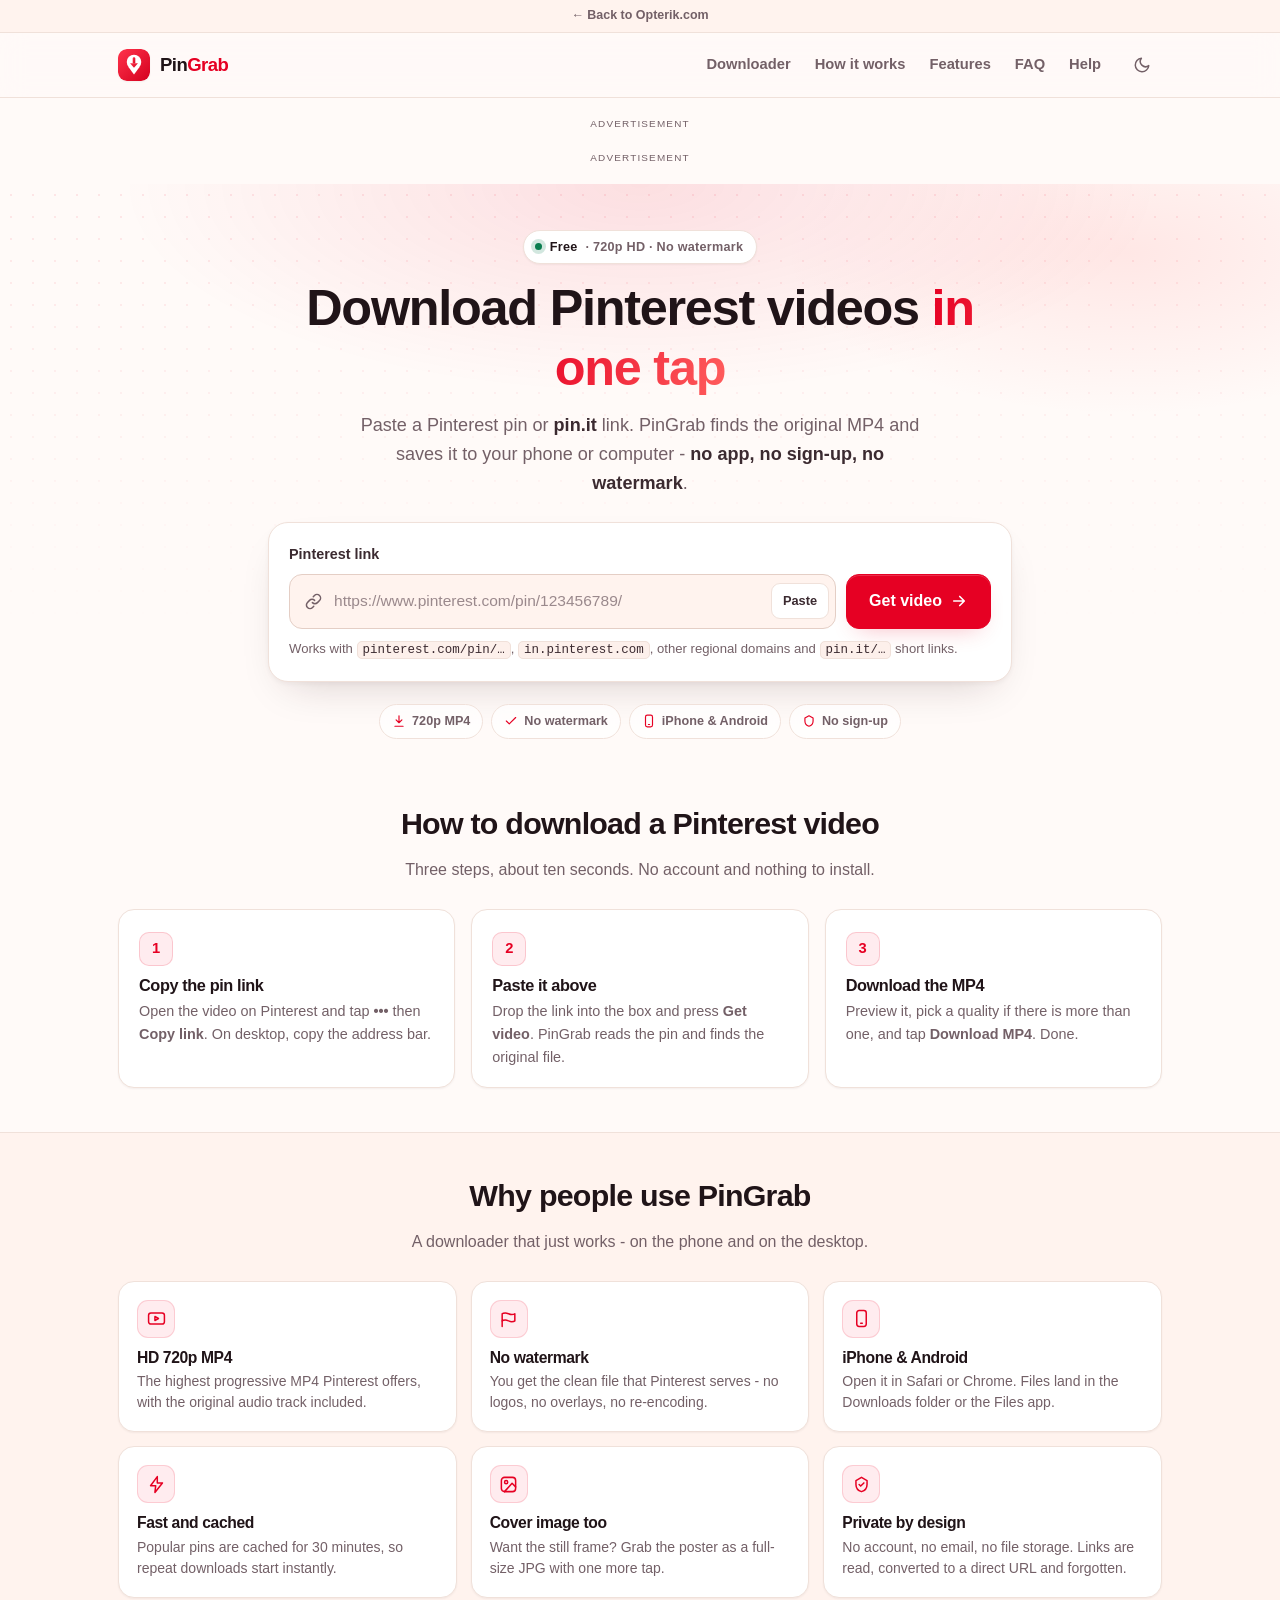
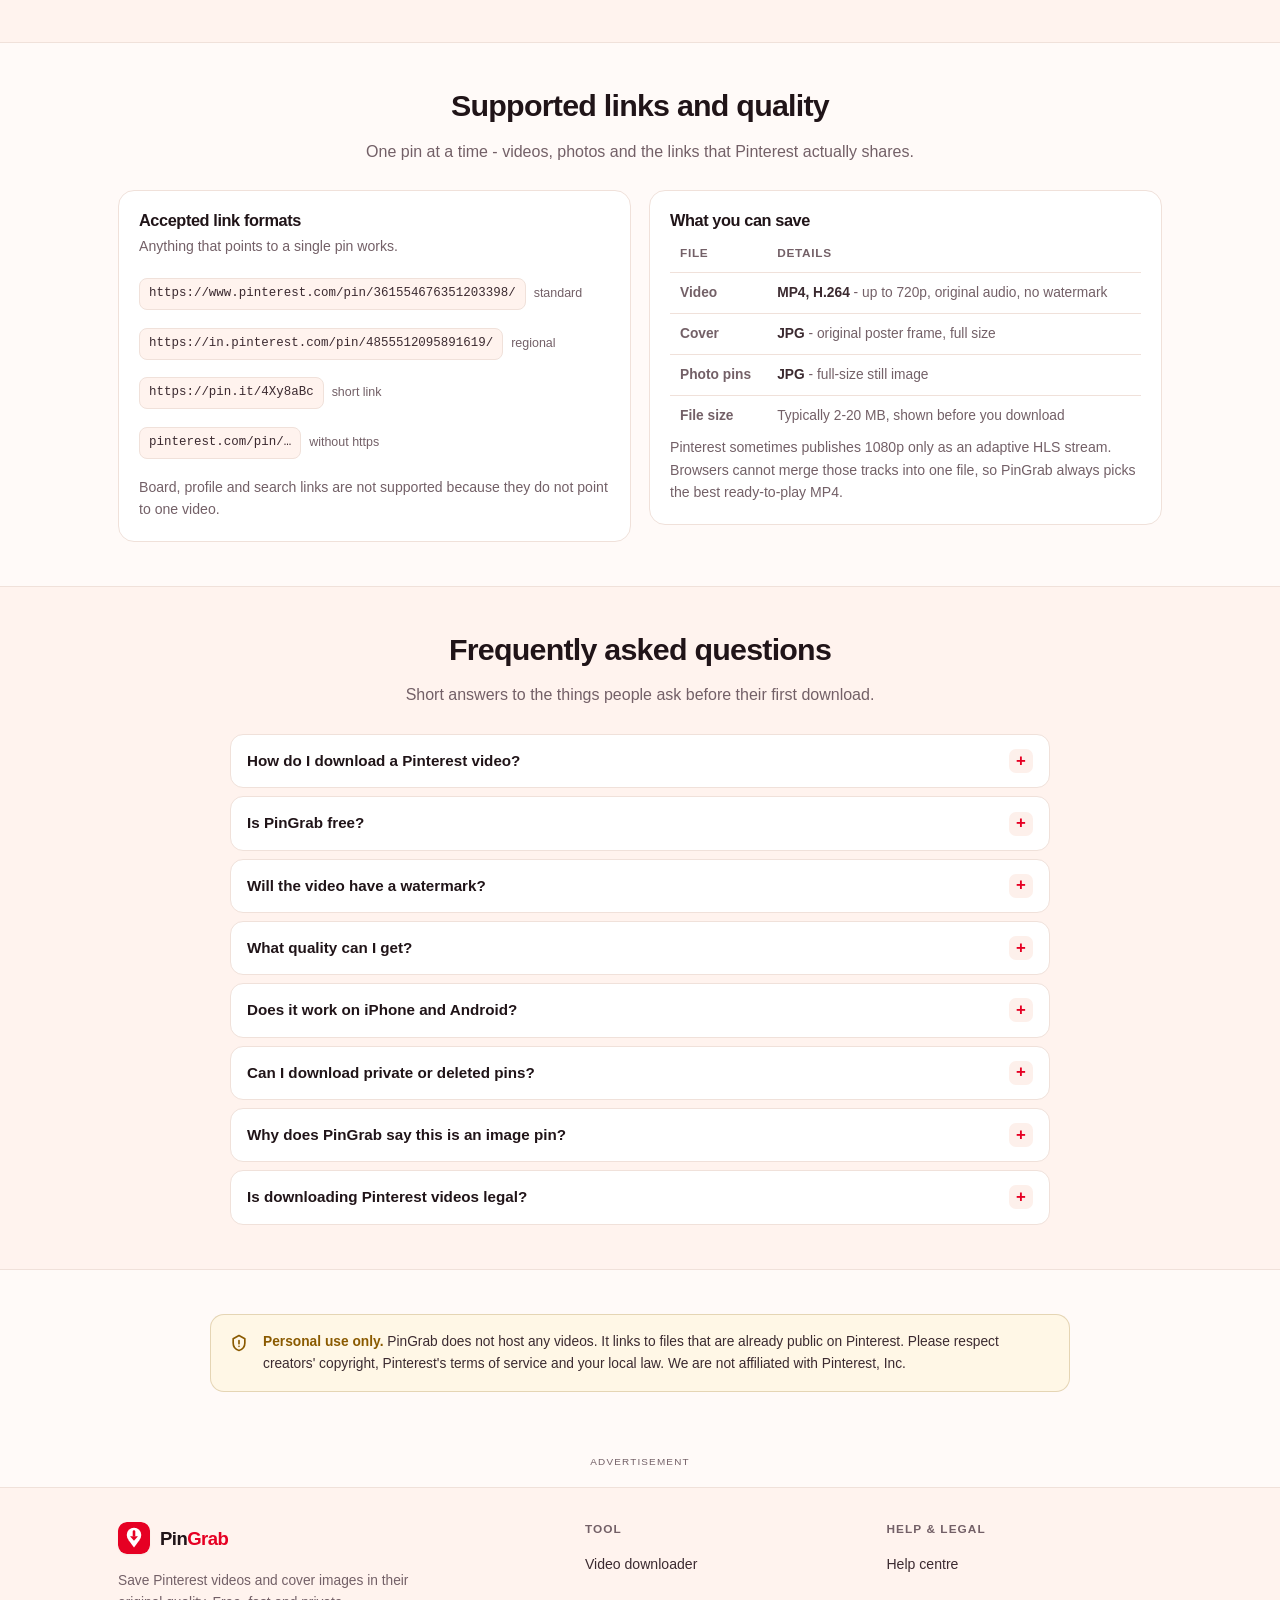
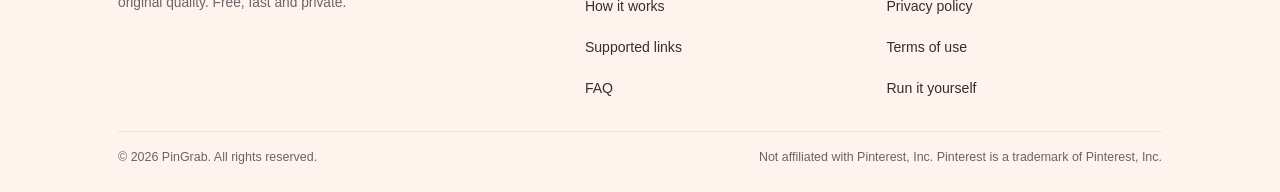
<file: pingrab-site/index.html>
<!DOCTYPE html>
<html lang="en" data-theme="light">
<head>
<meta charset="utf-8">
<meta name="viewport" content="width=device-width, initial-scale=1, viewport-fit=cover">

<title>PinGrab - Pinterest Video Downloader (Free HD, No Watermark)</title>
<meta name="description" content="Free Pinterest video downloader. Paste a pinterest.com or pin.it link and save the original MP4 in HD 720p - no watermark, no app, no sign-up. Works on iPhone, Android and PC.">
<meta name="keywords" content="pinterest video downloader, download pinterest video, pinterest mp4 download, pin.it downloader, pinterest video download hd">
<meta name="theme-color" content="#fffaf8" media="(prefers-color-scheme: light)">
<meta name="theme-color" content="#120b0e" media="(prefers-color-scheme: dark)">
<meta name="color-scheme" content="light dark">
<meta name="robots" content="index, follow, max-image-preview:large">

<script>
  /* Set the theme before paint so there is no flash. */
  (function () {
    try {
      var t = localStorage.getItem('pingrab_theme');
      if (t !== 'light' && t !== 'dark') {
        t = window.matchMedia && window.matchMedia('(prefers-color-scheme: dark)').matches ? 'dark' : 'light';
      }
      document.documentElement.setAttribute('data-theme', t);
    } catch (e) { /* ignore */ }
  })();
</script>

<!-- Google tag (gtag.js) -->
<script async src="https://www.googletagmanager.com/gtag/js?id=G-56Z4LHXTWY"></script>
<script>
  window.dataLayer = window.dataLayer || [];
  function gtag(){dataLayer.push(arguments);}
  gtag('js', new Date());
  gtag('config', 'G-56Z4LHXTWY');
</script>

<link rel="canonical" href="https://pingrab.opterik.com/">

<!-- Open Graph / Twitter -->
<meta property="og:type" content="website">
<meta property="og:site_name" content="PinGrab">
<meta property="og:title" content="Pinterest Video Downloader - save any pin in HD">
<meta property="og:description" content="Paste a Pinterest link and download the original MP4 in 720p. Free, no watermark, no sign-up.">
<meta property="og:url" content="https://pingrab.opterik.com/">
<meta property="og:image" content="https://pingrab.opterik.com/icons/og-image.png">
<meta property="og:image:width" content="1200">
<meta property="og:image:height" content="630">
<meta property="og:locale" content="en_US">
<meta name="twitter:card" content="summary_large_image">
<meta name="twitter:title" content="PinGrab - Pinterest Video Downloader">
<meta name="twitter:description" content="Save Pinterest videos in HD 720p. Free, fast, no watermark.">
<meta name="twitter:image" content="https://pingrab.opterik.com/icons/og-image.png">

<!-- icons / PWA -->
<link rel="icon" href="icons/favicon.ico" sizes="any">
<link rel="icon" type="image/png" sizes="32x32" href="icons/favicon-32.png">
<link rel="icon" type="image/png" sizes="16x16" href="icons/favicon-16.png">
<link rel="apple-touch-icon" href="icons/apple-touch-icon.png">
<link rel="manifest" href="manifest.webmanifest">
<meta name="apple-mobile-web-app-capable" content="yes">
<meta name="apple-mobile-web-app-title" content="PinGrab">
<meta name="mobile-web-app-capable" content="yes">

<meta name="google-adsense-account" content="ca-pub-9399495098326825">

<link rel="stylesheet" href="css/style.css">
<script src="js/config.js"></script>
<script src="js/downloader.js" defer></script>
<script src="js/app.js" defer></script>

<script type="application/ld+json">
{
  "@context": "https://schema.org",
  "@graph": [
    {
      "@type": "WebApplication",
      "name": "PinGrab",
      "url": "https://pingrab.opterik.com/",
      "applicationCategory": "MultimediaApplication",
      "operatingSystem": "Any (browser)",
      "browserRequirements": "Requires JavaScript",
      "description": "Free Pinterest video downloader that saves public pins as MP4 in up to 720p HD, without a watermark.",
      "offers": { "@type": "Offer", "price": "0", "priceCurrency": "USD" },
      "featureList": [
        "Download Pinterest videos as MP4",
        "Up to 720p HD with original audio",
        "No watermark and no sign-up",
        "Works on iPhone, Android and desktop",
        "Cover image download",
        "Installable web app (PWA)"
      ]
    },
    {
      "@type": "HowTo",
      "name": "How to download a Pinterest video",
      "totalTime": "PT1M",
      "step": [
        { "@type": "HowToStep", "name": "Copy the pin link", "text": "Open the video on Pinterest, tap the three dots and choose Copy link." },
        { "@type": "HowToStep", "name": "Paste it in PinGrab", "text": "Paste the link into the box and press Get video." },
        { "@type": "HowToStep", "name": "Download the MP4", "text": "Preview the video, choose a quality and press Download MP4." }
      ]
    },
    {
      "@type": "FAQPage",
      "mainEntity": [
        {
          "@type": "Question",
          "name": "How do I download a Pinterest video?",
          "acceptedAnswer": { "@type": "Answer", "text": "Open the pin on Pinterest, tap the three dots and copy the link. Paste it into PinGrab and press Get video, then choose Download MP4. On iPhone the file is saved to the Files app; on Android and desktop it goes to Downloads." }
        },
        {
          "@type": "Question",
          "name": "Is PinGrab free?",
          "acceptedAnswer": { "@type": "Answer", "text": "Yes. PinGrab is free and does not require an account, an app install or an email address. Ads help keep the service online." }
        },
        {
          "@type": "Question",
          "name": "Will the video have a watermark?",
          "acceptedAnswer": { "@type": "Answer", "text": "No. PinGrab returns the MP4 file that Pinterest itself serves, so there is no extra logo or watermark added by us." }
        },
        {
          "@type": "Question",
          "name": "What quality can I get?",
          "acceptedAnswer": { "@type": "Answer", "text": "Most pins are available as a progressive MP4 in 720p with the original audio. The maximum resolution depends on what Pinterest published. If a pin only offers adaptive HLS streams, PinGrab gives you the best direct MP4 that exists." }
        },
        {
          "@type": "Question",
          "name": "Does it work on iPhone and Android?",
          "acceptedAnswer": { "@type": "Answer", "text": "Yes. Open PinGrab in Safari on iPhone or Chrome on Android, paste the link and download. If you are inside the Pinterest in-app browser, use the menu and choose Open in browser first." }
        },
        {
          "@type": "Question",
          "name": "Can I download private or deleted pins?",
          "acceptedAnswer": { "@type": "Answer", "text": "No. PinGrab can only read public pins. Private boards, deleted pins and pins that Pinterest restricts by region will show an error." }
        },
        {
          "@type": "Question",
          "name": "Is downloading Pinterest videos legal?",
          "acceptedAnswer": { "@type": "Answer", "text": "Download only videos you own or have permission to use, and keep them for personal use. Re-uploading someone else's video can infringe copyright. PinGrab is not affiliated with Pinterest, Inc." }
        },
        {
          "@type": "Question",
          "name": "Why does PinGrab say this is an image pin?",
          "acceptedAnswer": { "@type": "Answer", "text": "Not every pin is a video. When the pin is a photo, PinGrab offers the full-size JPG instead of an MP4." }
        }
      ]
    }
  ]
}
</script>
<script async src="https://pagead2.googlesyndication.com/pagead/js/adsbygoogle.js?client=ca-pub-9399495098326825" crossorigin="anonymous"></script></head>

<body>
<div class="opterik-bar"><a href="https://opterik.com/" rel="noopener" target="_blank">← Back to Opterik.com</a></div>
<a class="skip-link" href="#downloader">Skip to the downloader</a>

<!-- ============================ HEADER ============================ -->
<header class="site-header">
  <div class="container header-inner">
    <a class="brand" href="index.html" aria-label="PinGrab home">
      <svg class="brand-mark" viewBox="0 0 64 64" aria-hidden="true">
        <defs>
          <linearGradient id="pg-brand" x1="0" y1="0" x2="1" y2="1">
            <stop offset="0" stop-color="#ff334b"/><stop offset="1" stop-color="#d4001f"/>
          </linearGradient>
        </defs>
        <rect width="64" height="64" rx="16" fill="url(#pg-brand)"/>
        <circle cx="32" cy="26" r="14.5" fill="#fff"/>
        <path d="M20.5 35.5h23L32 51z" fill="#fff"/>
        <rect x="29.4" y="16.5" width="5.2" height="12.8" rx="2.6" fill="url(#pg-brand)"/>
        <path d="M24.1 28.3h15.8L32 37.6z" fill="url(#pg-brand)"/>
      </svg>
      <span class="brand-name">Pin<span>Grab</span></span>
    </a>

    <button class="nav-toggle" type="button" id="nav-toggle" aria-expanded="false" aria-controls="site-nav" aria-label="Menu">
      <svg width="22" height="22" viewBox="0 0 24 24" fill="none" stroke="currentColor" stroke-width="2" stroke-linecap="round" aria-hidden="true"><path d="M3 6h18M3 12h18M3 18h18"/></svg>
    </button>

    <nav class="nav" id="site-nav" aria-label="Main">
      <a href="#downloader">Downloader</a>
      <a href="#how">How it works</a>
      <a href="#features">Features</a>
      <a href="#faq">FAQ</a>
      <a href="help.html">Help</a>
    </nav>

    <div class="header-actions">
      <button class="btn btn-icon btn-ghost" type="button" id="theme-toggle" aria-label="Toggle dark mode" aria-pressed="false" title="Light / dark">
        <svg id="icon-moon" width="18" height="18" viewBox="0 0 24 24" fill="none" stroke="currentColor" stroke-width="2" stroke-linecap="round" stroke-linejoin="round" aria-hidden="true"><path d="M21 12.8A9 9 0 1 1 11.2 3a7 7 0 0 0 9.8 9.8z"/></svg>
        <svg id="icon-sun" width="18" height="18" viewBox="0 0 24 24" fill="none" stroke="currentColor" stroke-width="2" stroke-linecap="round" aria-hidden="true" hidden><circle cx="12" cy="12" r="4"/><path d="M12 2v2M12 20v2M4.9 4.9l1.4 1.4M17.7 17.7l1.4 1.4M2 12h2M20 12h2M4.9 19.1l1.4-1.4M17.7 6.3l1.4-1.4"/></svg>
      </button>
      <button class="btn btn-primary" type="button" id="install-btn" hidden>
        <svg width="16" height="16" viewBox="0 0 24 24" fill="none" stroke="currentColor" stroke-width="2" stroke-linecap="round" stroke-linejoin="round" aria-hidden="true"><path d="M12 3v12M7 10l5 5 5-5M5 21h14"/></svg>
        <span class="install-label">Install app</span>
      </button>
    </div>
  </div>
</header>

<main id="main">

  <!-- ============================ HERO ============================ -->
  <section class="hero">
    <div class="container hero-inner">
      <p class="eyebrow"><span class="dot"></span> <b>Free</b> · 720p HD · No watermark</p>
      <h1>Download Pinterest videos <em>in one tap</em></h1>
      <p class="lead">
        Paste a Pinterest pin or <b>pin.it</b> link. PinGrab finds the original MP4 and saves it
        to your phone or computer - <b>no app, no sign-up, no watermark</b>.
      </p>

      <!-- ------------------------- DOWNLOADER ------------------------- -->
      <section class="card downloader" id="downloader" aria-labelledby="downloader-label">
        <form id="pin-form" novalidate>
          <label class="field-label" id="downloader-label" for="pin-url">Pinterest link</label>
          <div class="input-row">
            <div class="input-wrap" id="input-wrap">
              <span class="input-icon" aria-hidden="true">
                <svg viewBox="0 0 24 24" fill="none" stroke="currentColor" stroke-width="1.9" stroke-linecap="round" stroke-linejoin="round"><path d="M10.6 13.4a4.5 4.5 0 0 0 6.4 0l2.6-2.6a4.5 4.5 0 1 0-6.4-6.4l-1.5 1.5"/><path d="M13.4 10.6a4.5 4.5 0 0 0-6.4 0l-2.6 2.6a4.5 4.5 0 1 0 6.4 6.4l1.5-1.5"/></svg>
              </span>
              <input id="pin-url" name="url" type="text" inputmode="url" autocomplete="off" autocapitalize="off" spellcheck="false"
                     placeholder="https://www.pinterest.com/pin/123456789/" aria-describedby="link-hint">
              <button type="button" class="input-action" id="paste-btn">Paste</button>
            </div>
            <button type="submit" class="btn btn-primary btn-lg" id="submit-btn">
              <span class="spinner" hidden aria-hidden="true"></span>
              <span class="btn-label">Get video</span>
              <svg class="btn-arrow" width="18" height="18" viewBox="0 0 24 24" fill="none" stroke="currentColor" stroke-width="2.2" stroke-linecap="round" stroke-linejoin="round" aria-hidden="true"><path d="M5 12h13M13 6l6 6-6 6"/></svg>
            </button>
          </div>
          <p class="field-hint" id="link-hint">
            Works with <code>pinterest.com/pin/…</code>, <code>in.pinterest.com</code>, other regional domains and <code>pin.it/…</code> short links.
          </p>
        </form>

        <div class="status" id="status" role="status" aria-live="polite" hidden></div>

        <div class="skeleton" id="skeleton" hidden aria-hidden="true">
          <div class="sk-media"></div>
          <div class="sk-body">
            <div class="sk-line w40"></div>
            <div class="sk-line tall w70"></div>
            <div class="sk-line w55"></div>
            <div class="sk-line w40"></div>
            <div class="sk-line btn"></div>
          </div>
        </div>

        <!-- result -->
        <article class="result" id="result" hidden aria-live="polite">
          <div class="result-media">
            <img id="res-thumb" alt="" width="360" height="480" decoding="async">
            <button type="button" class="play-btn" id="res-play" hidden aria-label="Preview video">
              <svg viewBox="0 0 24 24" fill="currentColor" aria-hidden="true"><path d="M8 5.5v13l11-6.5z"/></svg>
            </button>
            <span class="duration-badge" id="res-duration" hidden></span>
          </div>
          <div class="result-body">
            <p class="kicker"><span class="dot"></span> <span id="res-kicker">Video found</span></p>
            <h2 class="result-title" id="res-title">Pinterest video</h2>
            <p class="result-author" id="res-author" hidden></p>
            <p class="result-desc" id="res-desc" hidden></p>
            <ul class="chips" id="res-chips"></ul>
            <div class="quality-select" id="res-quality-wrap" hidden>
              <label for="res-quality">Quality</label>
              <select id="res-quality"></select>
            </div>
            <div class="result-actions">
              <a class="btn btn-primary btn-lg" id="res-download" href="#" download>Download MP4</a>
              <a class="btn" id="res-cover" href="#" hidden>Cover JPG</a>
              <button class="btn btn-icon" type="button" id="res-copy" title="Copy direct video link" aria-label="Copy direct video link">
                <svg width="18" height="18" viewBox="0 0 24 24" fill="none" stroke="currentColor" stroke-width="1.9" stroke-linecap="round" stroke-linejoin="round" aria-hidden="true"><rect x="9" y="9" width="11" height="11" rx="2"/><path d="M5 15H4a2 2 0 0 1-2-2V4a2 2 0 0 1 2-2h9a2 2 0 0 1 2 2v1"/></svg>
              </button>
              <button class="btn btn-icon" type="button" id="res-share" title="Share this pin" aria-label="Share this pin">
                <svg width="18" height="18" viewBox="0 0 24 24" fill="none" stroke="currentColor" stroke-width="1.9" stroke-linecap="round" stroke-linejoin="round" aria-hidden="true"><circle cx="18" cy="5" r="3"/><circle cx="6" cy="12" r="3"/><circle cx="18" cy="19" r="3"/><path d="M8.6 10.5l6.8-4M8.6 13.5l6.8 4"/></svg>
              </button>
            </div>
            <p class="result-note">
              Saves as <code id="res-filename">pingrab-video.mp4</code> ·
              <a id="res-open" href="#" target="_blank" rel="noopener noreferrer">View on Pinterest</a>
            </p>
          </div>
        </article>

        <div class="recent" id="recent" hidden>
          <div class="recent-head">
            <h3>Recent downloads</h3>
            <button type="button" class="recent-clear" id="recent-clear">Clear</button>
          </div>
          <div class="recent-list" id="recent-list"></div>
        </div>
      </section>

      <ul class="badges" aria-label="Highlights">
        <li><svg viewBox="0 0 24 24" fill="none" stroke="currentColor" stroke-width="2" stroke-linecap="round" stroke-linejoin="round" aria-hidden="true"><path d="M12 3v12M7 10l5 5 5-5M5 21h14"/></svg> 720p MP4</li>
        <li><svg viewBox="0 0 24 24" fill="none" stroke="currentColor" stroke-width="2" stroke-linecap="round" stroke-linejoin="round" aria-hidden="true"><path d="M20 6 9 17l-5-5"/></svg> No watermark</li>
        <li><svg viewBox="0 0 24 24" fill="none" stroke="currentColor" stroke-width="2" stroke-linecap="round" stroke-linejoin="round" aria-hidden="true"><rect x="6" y="2" width="12" height="20" rx="3"/><path d="M11 18h2"/></svg> iPhone &amp; Android</li>
        <li><svg viewBox="0 0 24 24" fill="none" stroke="currentColor" stroke-width="2" stroke-linecap="round" stroke-linejoin="round" aria-hidden="true"><path d="M12 3l7 4v5c0 5-3.5 8-7 9-3.5-1-7-4-7-9V7z"/></svg> No sign-up</li>
      </ul>
    </div>
  </section>

  <div class="container">
    <div class="ad-slot" data-ad="top" aria-hidden="true"></div>
  </div>

  <!-- ============================ HOW ============================ -->
  <section class="section" id="how">
    <div class="container">
      <div class="section-head">
        <h2>How to download a Pinterest video</h2>
        <p>Three steps, about ten seconds. No account and nothing to install.</p>
      </div>
      <div class="steps">
        <article class="step">
          <span class="step-num">1</span>
          <h3>Copy the pin link</h3>
          <p>Open the video on Pinterest and tap <b>•••</b> then <b>Copy link</b>. On desktop, copy the address bar.</p>
        </article>
        <article class="step">
          <span class="step-num">2</span>
          <h3>Paste it above</h3>
          <p>Drop the link into the box and press <b>Get video</b>. PinGrab reads the pin and finds the original file.</p>
        </article>
        <article class="step">
          <span class="step-num">3</span>
          <h3>Download the MP4</h3>
          <p>Preview it, pick a quality if there is more than one, and tap <b>Download MP4</b>. Done.</p>
        </article>
      </div>
    </div>
  </section>

  <!-- ============================ FEATURES ============================ -->
  <section class="section section-soft" id="features">
    <div class="container">
      <div class="section-head">
        <h2>Why people use PinGrab</h2>
        <p>A downloader that just works - on the phone and on the desktop.</p>
      </div>
      <div class="features">
        <article class="feature">
          <span class="feature-icon"><svg viewBox="0 0 24 24" fill="none" stroke="currentColor" stroke-width="1.9" stroke-linecap="round" stroke-linejoin="round" aria-hidden="true"><rect x="2" y="5" width="20" height="14" rx="3"/><path d="M10 9.5v5l4.5-2.5z"/></svg></span>
          <h3>HD 720p MP4</h3>
          <p>The highest progressive MP4 Pinterest offers, with the original audio track included.</p>
        </article>
        <article class="feature">
          <span class="feature-icon"><svg viewBox="0 0 24 24" fill="none" stroke="currentColor" stroke-width="1.9" stroke-linecap="round" stroke-linejoin="round" aria-hidden="true"><path d="M4 15s1-1 4-1 5 2 8 2 4-1 4-1V6s-1 1-4 1-5-2-8-2-4 1-4 1z"/><path d="M4 22v-7"/></svg></span>
          <h3>No watermark</h3>
          <p>You get the clean file that Pinterest serves - no logos, no overlays, no re-encoding.</p>
        </article>
        <article class="feature">
          <span class="feature-icon"><svg viewBox="0 0 24 24" fill="none" stroke="currentColor" stroke-width="1.9" stroke-linecap="round" stroke-linejoin="round" aria-hidden="true"><rect x="6" y="2" width="12" height="20" rx="3"/><path d="M11 18h2"/></svg></span>
          <h3>iPhone &amp; Android</h3>
          <p>Open it in Safari or Chrome. Files land in the Downloads folder or the Files app.</p>
        </article>
        <article class="feature">
          <span class="feature-icon"><svg viewBox="0 0 24 24" fill="none" stroke="currentColor" stroke-width="1.9" stroke-linecap="round" stroke-linejoin="round" aria-hidden="true"><path d="M13 2 4.5 13.5H11l-1 8.5L19.5 10H13z"/></svg></span>
          <h3>Fast and cached</h3>
          <p>Popular pins are cached for 30 minutes, so repeat downloads start instantly.</p>
        </article>
        <article class="feature">
          <span class="feature-icon"><svg viewBox="0 0 24 24" fill="none" stroke="currentColor" stroke-width="1.9" stroke-linecap="round" stroke-linejoin="round" aria-hidden="true"><rect x="3" y="3" width="18" height="18" rx="4"/><circle cx="9" cy="9" r="2"/><path d="m21 15-4.5-4.5L7 21"/></svg></span>
          <h3>Cover image too</h3>
          <p>Want the still frame? Grab the poster as a full-size JPG with one more tap.</p>
        </article>
        <article class="feature">
          <span class="feature-icon"><svg viewBox="0 0 24 24" fill="none" stroke="currentColor" stroke-width="1.9" stroke-linecap="round" stroke-linejoin="round" aria-hidden="true"><path d="M12 3l7 4v5c0 5-3.5 8-7 9-3.5-1-7-4-7-9V7z"/><path d="m9 12 2 2 4-4"/></svg></span>
          <h3>Private by design</h3>
          <p>No account, no email, no file storage. Links are read, converted to a direct URL and forgotten.</p>
        </article>
      </div>
    </div>
  </section>

  <!-- ============================ SUPPORTED ============================ -->
  <section class="section" id="supported">
    <div class="container">
      <div class="section-head">
        <h2>Supported links and quality</h2>
        <p>One pin at a time - videos, photos and the links that Pinterest actually shares.</p>
      </div>
      <div class="support-grid">
        <div class="panel">
          <h3>Accepted link formats</h3>
          <p>Anything that points to a single pin works.</p>
          <ul class="example-list">
            <li><code>https://www.pinterest.com/pin/361554676351203398/</code><span>standard</span></li>
            <li><code>https://in.pinterest.com/pin/4855512095891619/</code><span>regional</span></li>
            <li><code>https://pin.it/4Xy8aBc</code><span>short link</span></li>
            <li><code>pinterest.com/pin/…</code><span>without https</span></li>
          </ul>
          <p class="small muted" style="margin:12px 0 0">
            Board, profile and search links are not supported because they do not point to one video.
          </p>
        </div>
        <div class="panel">
          <h3>What you can save</h3>
          <table class="quality-table">
            <thead><tr><th>File</th><th>Details</th></tr></thead>
            <tbody>
              <tr><td>Video</td><td><b>MP4, H.264</b> - up to 720p, original audio, no watermark</td></tr>
              <tr><td>Cover</td><td><b>JPG</b> - original poster frame, full size</td></tr>
              <tr><td>Photo pins</td><td><b>JPG</b> - full-size still image</td></tr>
              <tr><td>File size</td><td>Typically 2-20 MB, shown before you download</td></tr>
            </tbody>
          </table>
          <p class="small muted" style="margin:0">
            Pinterest sometimes publishes 1080p only as an adaptive HLS stream. Browsers cannot merge
            those tracks into one file, so PinGrab always picks the best ready-to-play MP4.
          </p>
        </div>
      </div>
    </div>
  </section>

  <div class="container">
    <div class="ad-slot" data-ad="mid" aria-hidden="true"></div>
  </div>

  <!-- ============================ FAQ ============================ -->
  <section class="section section-soft" id="faq">
    <div class="container">
      <div class="section-head">
        <h2>Frequently asked questions</h2>
        <p>Short answers to the things people ask before their first download.</p>
      </div>
      <div class="faq">
        <details class="faq-item">
          <summary>How do I download a Pinterest video?</summary>
          <div class="faq-body">
            <p>Open the pin on Pinterest, tap the three dots and choose <b>Copy link</b>. Paste it into PinGrab and press <b>Get video</b>, then <b>Download MP4</b>. On iPhone the file is saved in the Files app; on Android and desktop it goes to the Downloads folder.</p>
          </div>
        </details>
        <details class="faq-item">
          <summary>Is PinGrab free?</summary>
          <div class="faq-body">
            <p>Yes. There is no account, no app install and no email address. The site is supported by ads, which is why you may see an ad block above and below the tool.</p>
          </div>
        </details>
        <details class="faq-item">
          <summary>Will the video have a watermark?</summary>
          <div class="faq-body">
            <p>No. PinGrab returns the MP4 that Pinterest itself serves. We do not re-encode it, so there is no extra logo or watermark added by us.</p>
          </div>
        </details>
        <details class="faq-item">
          <summary>What quality can I get?</summary>
          <div class="faq-body">
            <p>Most pins are available as a progressive MP4 in 720p with the original audio. The maximum resolution depends on what the creator uploaded. If a pin is only published as an adaptive HLS stream, PinGrab gives you the best direct MP4 that exists.</p>
          </div>
        </details>
        <details class="faq-item">
          <summary>Does it work on iPhone and Android?</summary>
          <div class="faq-body">
            <p>Yes. Use Safari on iPhone or Chrome on Android. If you opened the site inside Pinterest's in-app browser, tap the menu and choose <b>Open in browser</b> first - in-app browsers often block file downloads.</p>
          </div>
        </details>
        <details class="faq-item">
          <summary>Can I download private or deleted pins?</summary>
          <div class="faq-body">
            <p>No. PinGrab can only read public pins. Private boards, deleted pins and pins that Pinterest restricts by region will show an error message.</p>
          </div>
        </details>
        <details class="faq-item">
          <summary>Why does PinGrab say this is an image pin?</summary>
          <div class="faq-body">
            <p>Not every pin is a video. When the pin is a photo, PinGrab offers the full-size JPG instead of an MP4, so you can still save what you found.</p>
          </div>
        </details>
        <details class="faq-item">
          <summary>Is downloading Pinterest videos legal?</summary>
          <div class="faq-body">
            <p>Download only videos you own or have permission to use, and keep them for personal use. Re-uploading someone else's video can infringe copyright and break Pinterest's terms. PinGrab is an independent tool and is not affiliated with Pinterest, Inc.</p>
          </div>
        </details>
      </div>
    </div>
  </section>

  <!-- ============================ DISCLAIMER ============================ -->
  <section class="section">
    <div class="container">
      <div class="disclaimer">
        <svg viewBox="0 0 24 24" fill="none" stroke="currentColor" stroke-width="2" stroke-linecap="round" stroke-linejoin="round" aria-hidden="true"><path d="M12 3l7 4v5c0 5-3.5 8-7 9-3.5-1-7-4-7-9V7z"/><path d="M12 9v4M12 16h.01"/></svg>
        <p><strong>Personal use only.</strong> PinGrab does not host any videos. It links to files that are already public on Pinterest. Please respect creators' copyright, Pinterest's terms of service and your local law. We are not affiliated with Pinterest, Inc.</p>
      </div>
    </div>
  </section>

  <div class="container">
    <div class="ad-slot" data-ad="bottom" aria-hidden="true"></div>
  </div>
</main>

<!-- ============================ FOOTER ============================ -->
<footer class="site-footer">
  <div class="container">
    <div class="footer-grid">
      <div class="footer-brand">
        <a class="brand" href="index.html" aria-label="PinGrab home">
          <svg class="brand-mark" viewBox="0 0 64 64" aria-hidden="true">
            <rect width="64" height="64" rx="16" fill="#e60023"/>
            <circle cx="32" cy="26" r="14.5" fill="#fff"/>
            <path d="M20.5 35.5h23L32 51z" fill="#fff"/>
            <rect x="29.4" y="16.5" width="5.2" height="12.8" rx="2.6" fill="#e60023"/>
            <path d="M24.1 28.3h15.8L32 37.6z" fill="#e60023"/>
          </svg>
          <span class="brand-name">Pin<span>Grab</span></span>
        </a>
        <p>Save Pinterest videos and cover images in their original quality. Free, fast and private.</p>
      </div>
      <div class="footer-col">
        <h4>Tool</h4>
        <ul>
          <li><a href="#downloader">Video downloader</a></li>
          <li><a href="#how">How it works</a></li>
          <li><a href="#supported">Supported links</a></li>
          <li><a href="#faq">FAQ</a></li>
        </ul>
      </div>
      <div class="footer-col">
        <h4>Help &amp; legal</h4>
        <ul>
          <li><a href="help.html">Help centre</a></li>
          <li><a href="privacy.html">Privacy policy</a></li>
          <li><a href="terms.html">Terms of use</a></li>
          <li><a href="help.html#hosting">Run it yourself</a></li>
        </ul>
      </div>
    </div>
    <div class="footer-bottom">
      <p>&copy; <span id="year">2026</span> PinGrab. All rights reserved.</p>
      <p>Not affiliated with Pinterest, Inc. Pinterest is a trademark of Pinterest, Inc.</p>
    </div>
  </div>
</footer>

<dialog class="preview-dialog" id="preview-dialog" aria-label="Video preview">
  <div class="preview-shell">
    <button type="button" class="preview-close" id="preview-close" aria-label="Close preview">&times;</button>
    <video id="preview-video" controls playsinline preload="metadata"></video>
  </div>
</dialog>

<div class="toast" id="toast" role="status" aria-live="polite"></div>

<noscript>
  <div class="container" style="padding:20px 0">
    <div class="status" data-tone="error">
      <p style="margin:0">PinGrab needs JavaScript to read the pin and start the download. Please enable JavaScript in your browser.</p>
    </div>
  </div>
</noscript>
</body>
</html>
</file>
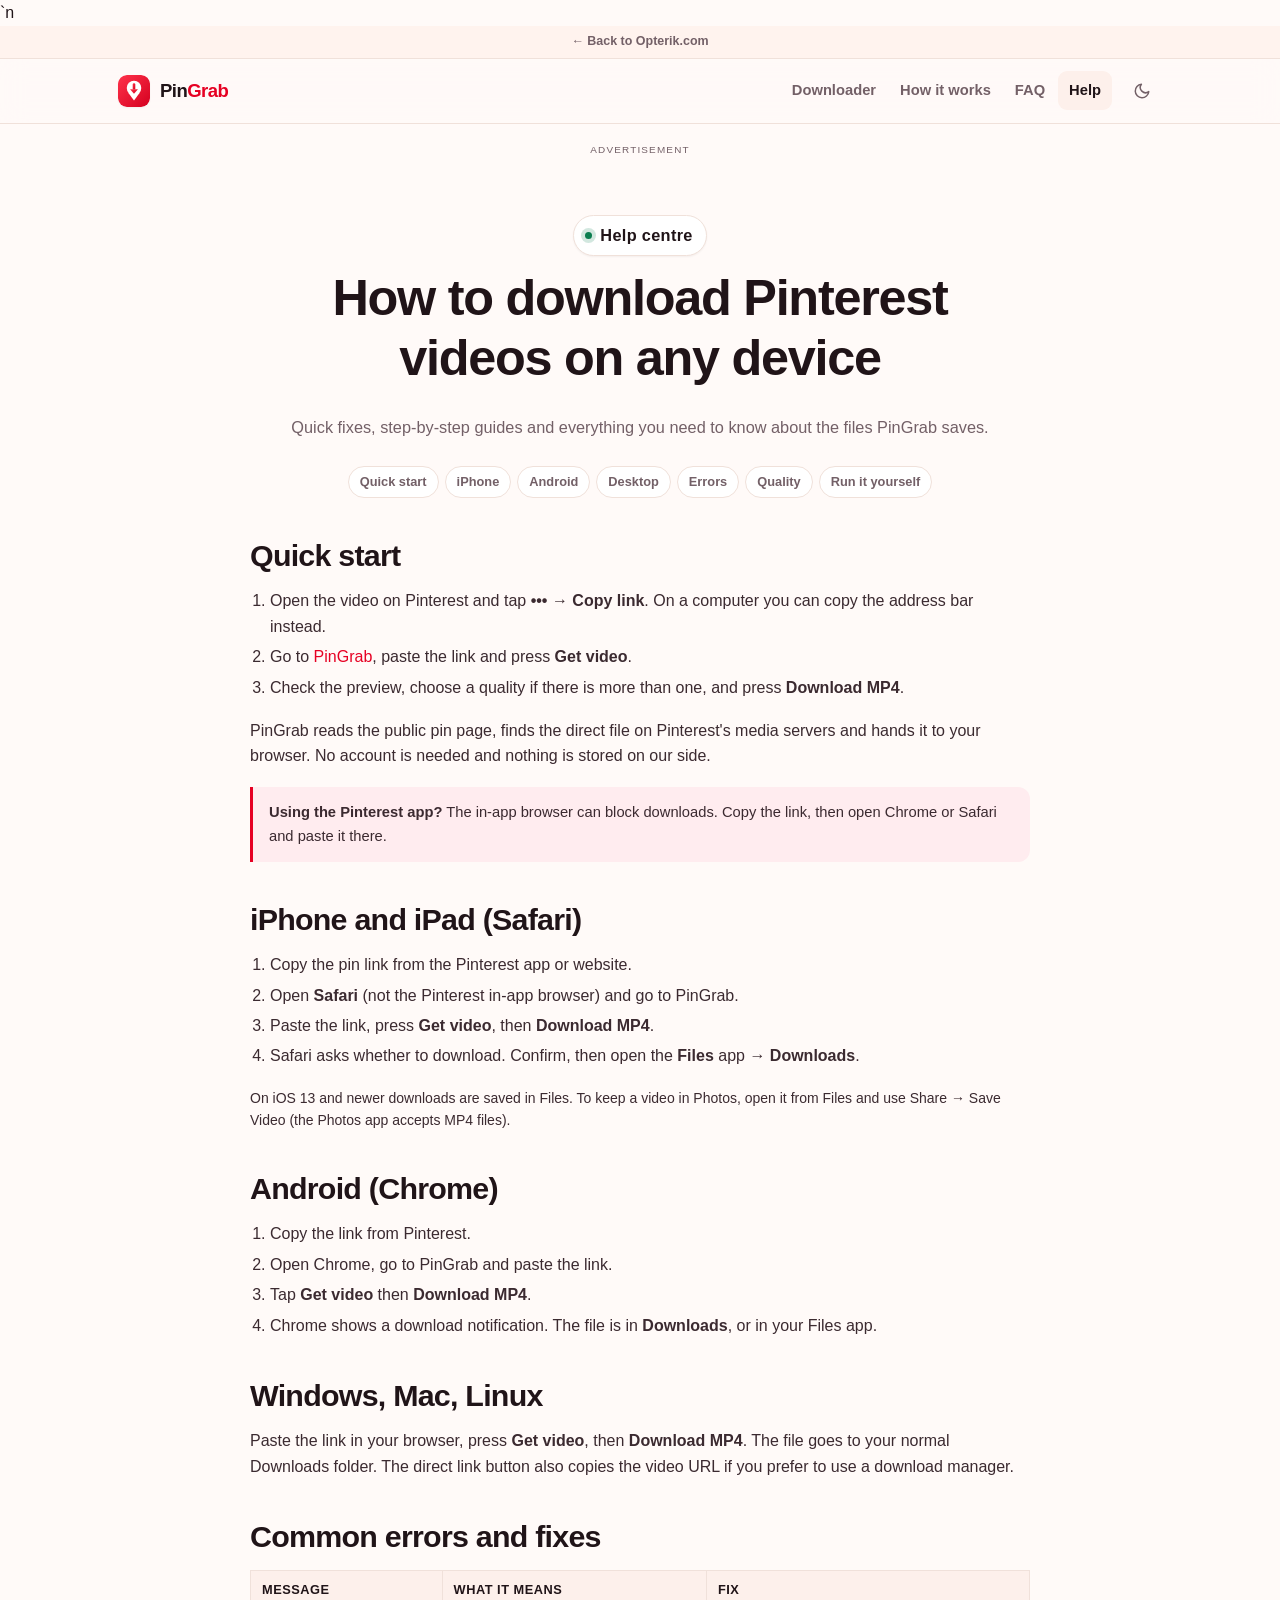
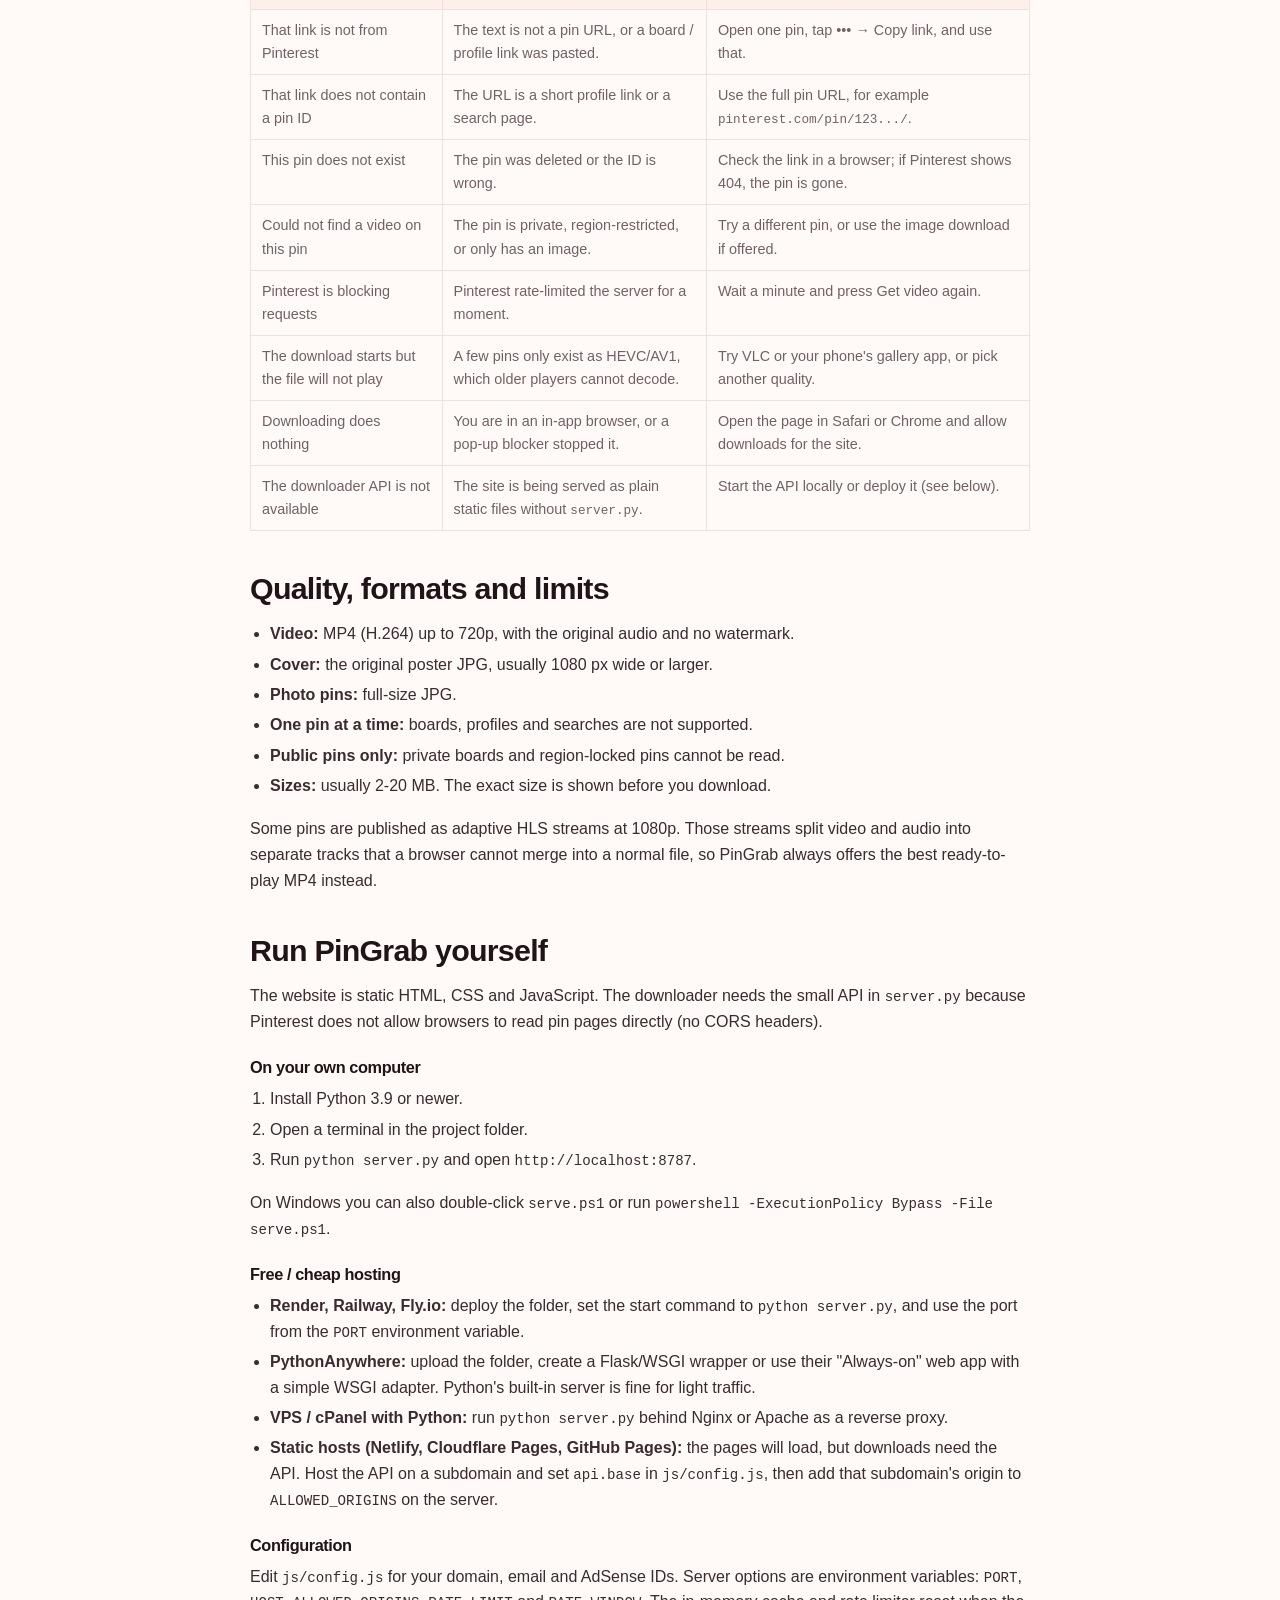
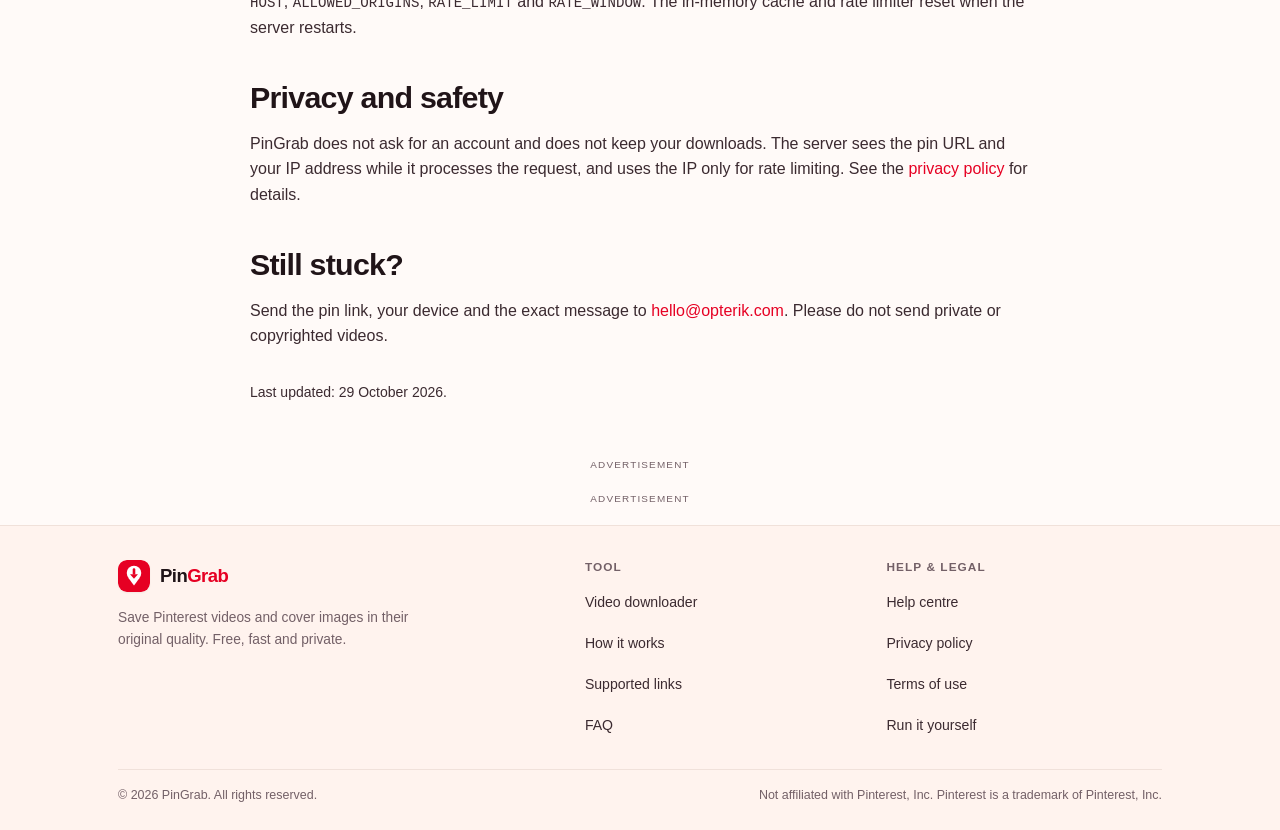
<file: pingrab-site/help.html>
<!DOCTYPE html>
<html lang="en" data-theme="light">
<head>
<meta charset="utf-8">
<meta name="viewport" content="width=device-width, initial-scale=1, viewport-fit=cover">
<title>Help centre - PinGrab Pinterest Video Downloader</title>
<meta name="description" content="How to download Pinterest videos on iPhone, Android and desktop. Fix common errors, check supported links and learn how to host PinGrab yourself.">
<meta name="theme-color" content="#fffaf8" media="(prefers-color-scheme: light)">
<meta name="theme-color" content="#120b0e" media="(prefers-color-scheme: dark)">
<meta name="color-scheme" content="light dark">
<meta name="robots" content="index, follow">
<link rel="canonical" href="https://pingrab.opterik.com/help.html">

<meta property="og:type" content="article">
<meta property="og:site_name" content="PinGrab">
<meta property="og:title" content="PinGrab help centre">
<meta property="og:description" content="Step-by-step help for downloading Pinterest videos on any device.">
<meta property="og:url" content="https://pingrab.opterik.com/help.html">
<meta property="og:image" content="https://pingrab.opterik.com/icons/og-image.png">

<link rel="icon" href="icons/favicon.ico" sizes="any">
<link rel="icon" type="image/png" sizes="32x32" href="icons/favicon-32.png">
<link rel="apple-touch-icon" href="icons/apple-touch-icon.png">
<link rel="manifest" href="manifest.webmanifest">

<script>
  (function () {
    try {
      var t = localStorage.getItem('pingrab_theme');
      if (t !== 'light' && t !== 'dark') {
        t = window.matchMedia && window.matchMedia('(prefers-color-scheme: dark)').matches ? 'dark' : 'light';
      }
      document.documentElement.setAttribute('data-theme', t);
    } catch (e) { /* ignore */ }
  })();
</script>

<script async src="https://www.googletagmanager.com/gtag/js?id=G-56Z4LHXTWY"></script>
<script>
  window.dataLayer = window.dataLayer || [];
  function gtag(){dataLayer.push(arguments);}
  gtag('js', new Date());
  gtag('config', 'G-56Z4LHXTWY');
</script>

<link rel="stylesheet" href="css/style.css">
<script src="js/config.js"></script>`n<script src="js/pages.js" defer></script>
<script async src="https://pagead2.googlesyndication.com/pagead/js/adsbygoogle.js?client=ca-pub-9399495098326825" crossorigin="anonymous"></script></head>

<body>
<div class="opterik-bar"><a href="https://opterik.com/" rel="noopener" target="_blank">← Back to Opterik.com</a></div>
<a class="skip-link" href="#content">Skip to content</a>

<header class="site-header">
  <div class="container header-inner">
    <a class="brand" href="index.html" aria-label="PinGrab home">
      <svg class="brand-mark" viewBox="0 0 64 64" aria-hidden="true">
        <defs><linearGradient id="pg-brand" x1="0" y1="0" x2="1" y2="1"><stop offset="0" stop-color="#ff334b"/><stop offset="1" stop-color="#d4001f"/></linearGradient></defs>
        <rect width="64" height="64" rx="16" fill="url(#pg-brand)"/>
        <circle cx="32" cy="26" r="14.5" fill="#fff"/>
        <path d="M20.5 35.5h23L32 51z" fill="#fff"/>
        <rect x="29.4" y="16.5" width="5.2" height="12.8" rx="2.6" fill="url(#pg-brand)"/>
        <path d="M24.1 28.3h15.8L32 37.6z" fill="url(#pg-brand)"/>
      </svg>
      <span class="brand-name">Pin<span>Grab</span></span>
    </a>

    <button class="nav-toggle" type="button" id="nav-toggle" aria-expanded="false" aria-controls="site-nav" aria-label="Menu">
      <svg width="22" height="22" viewBox="0 0 24 24" fill="none" stroke="currentColor" stroke-width="2" stroke-linecap="round" aria-hidden="true"><path d="M3 6h18M3 12h18M3 18h18"/></svg>
    </button>

    <nav class="nav" id="site-nav" aria-label="Main">
      <a href="index.html#downloader">Downloader</a>
      <a href="index.html#how">How it works</a>
      <a href="index.html#faq">FAQ</a>
      <a href="help.html" aria-current="page">Help</a>
    </nav>

    <div class="header-actions">
      <button class="btn btn-icon btn-ghost" type="button" id="theme-toggle" aria-label="Toggle dark mode" title="Light / dark">
        <svg id="icon-moon" width="18" height="18" viewBox="0 0 24 24" fill="none" stroke="currentColor" stroke-width="2" stroke-linecap="round" stroke-linejoin="round" aria-hidden="true"><path d="M21 12.8A9 9 0 1 1 11.2 3a7 7 0 0 0 9.8 9.8z"/></svg>
        <svg id="icon-sun" width="18" height="18" viewBox="0 0 24 24" fill="none" stroke="currentColor" stroke-width="2" stroke-linecap="round" aria-hidden="true" hidden><circle cx="12" cy="12" r="4"/><path d="M12 2v2M12 20v2M4.9 4.9l1.4 1.4M17.7 17.7l1.4 1.4M2 12h2M20 12h2M4.9 19.1l1.4-1.4M17.7 6.3l1.4-1.4"/></svg>
      </button>
      <button class="btn btn-primary" type="button" id="install-btn" hidden>
        <svg width="16" height="16" viewBox="0 0 24 24" fill="none" stroke="currentColor" stroke-width="2" stroke-linecap="round" stroke-linejoin="round" aria-hidden="true"><path d="M12 3v12M7 10l5 5 5-5M5 21h14"/></svg>
        <span class="install-label">Install app</span>
      </button>
    </div>
  </div>
</header>

<main id="content">
  <div class="ad-slot" data-ad="top" aria-hidden="true"></div>
  <div class="container page">
    <header class="page-header">
      <p class="eyebrow"><span class="dot"></span> <b>Help centre</b></p>
      <h1>How to download Pinterest videos on any device</h1>
      <p>Quick fixes, step-by-step guides and everything you need to know about the files PinGrab saves.</p>
    </header>

    <nav class="page-toc" aria-label="On this page">
      <a href="#start">Quick start</a>
      <a href="#iphone">iPhone</a>
      <a href="#android">Android</a>
      <a href="#desktop">Desktop</a>
      <a href="#errors">Errors</a>
      <a href="#quality">Quality</a>
      <a href="#hosting">Run it yourself</a>
    </nav>

    <div class="prose">
      <h2 id="start">Quick start</h2>
      <ol>
        <li>Open the video on Pinterest and tap <b>•••</b> → <b>Copy link</b>. On a computer you can copy the address bar instead.</li>
        <li>Go to <a href="index.html">PinGrab</a>, paste the link and press <b>Get video</b>.</li>
        <li>Check the preview, choose a quality if there is more than one, and press <b>Download MP4</b>.</li>
      </ol>
      <p>PinGrab reads the public pin page, finds the direct file on Pinterest's media servers and hands it to your browser. No account is needed and nothing is stored on our side.</p>

      <div class="callout">
        <p><b>Using the Pinterest app?</b> The in-app browser can block downloads. Copy the link, then open Chrome or Safari and paste it there.</p>
      </div>

      <h2 id="iphone">iPhone and iPad (Safari)</h2>
      <ol>
        <li>Copy the pin link from the Pinterest app or website.</li>
        <li>Open <b>Safari</b> (not the Pinterest in-app browser) and go to PinGrab.</li>
        <li>Paste the link, press <b>Get video</b>, then <b>Download MP4</b>.</li>
        <li>Safari asks whether to download. Confirm, then open the <b>Files</b> app → <b>Downloads</b>.</li>
      </ol>
      <p class="small muted">On iOS 13 and newer downloads are saved in Files. To keep a video in Photos, open it from Files and use Share → Save Video (the Photos app accepts MP4 files).</p>

      <h2 id="android">Android (Chrome)</h2>
      <ol>
        <li>Copy the link from Pinterest.</li>
        <li>Open Chrome, go to PinGrab and paste the link.</li>
        <li>Tap <b>Get video</b> then <b>Download MP4</b>.</li>
        <li>Chrome shows a download notification. The file is in <b>Downloads</b>, or in your Files app.</li>
      </ol>

      <h2 id="desktop">Windows, Mac, Linux</h2>
      <p>Paste the link in your browser, press <b>Get video</b>, then <b>Download MP4</b>. The file goes to your normal Downloads folder. The direct link button also copies the video URL if you prefer to use a download manager.</p>

      <h2 id="errors">Common errors and fixes</h2>
      <table>
        <thead><tr><th>Message</th><th>What it means</th><th>Fix</th></tr></thead>
        <tbody>
          <tr>
            <td>That link is not from Pinterest</td>
            <td>The text is not a pin URL, or a board / profile link was pasted.</td>
            <td>Open one pin, tap ••• → Copy link, and use that.</td>
          </tr>
          <tr>
            <td>That link does not contain a pin ID</td>
            <td>The URL is a short profile link or a search page.</td>
            <td>Use the full pin URL, for example <code>pinterest.com/pin/123.../</code>.</td>
          </tr>
          <tr>
            <td>This pin does not exist</td>
            <td>The pin was deleted or the ID is wrong.</td>
            <td>Check the link in a browser; if Pinterest shows 404, the pin is gone.</td>
          </tr>
          <tr>
            <td>Could not find a video on this pin</td>
            <td>The pin is private, region-restricted, or only has an image.</td>
            <td>Try a different pin, or use the image download if offered.</td>
          </tr>
          <tr>
            <td>Pinterest is blocking requests</td>
            <td>Pinterest rate-limited the server for a moment.</td>
            <td>Wait a minute and press Get video again.</td>
          </tr>
          <tr>
            <td>The download starts but the file will not play</td>
            <td>A few pins only exist as HEVC/AV1, which older players cannot decode.</td>
            <td>Try VLC or your phone's gallery app, or pick another quality.</td>
          </tr>
          <tr>
            <td>Downloading does nothing</td>
            <td>You are in an in-app browser, or a pop-up blocker stopped it.</td>
            <td>Open the page in Safari or Chrome and allow downloads for the site.</td>
          </tr>
          <tr>
            <td>The downloader API is not available</td>
            <td>The site is being served as plain static files without <code>server.py</code>.</td>
            <td>Start the API locally or deploy it (see below).</td>
          </tr>
        </tbody>
      </table>

      <h2 id="quality">Quality, formats and limits</h2>
      <ul>
        <li><b>Video:</b> MP4 (H.264) up to 720p, with the original audio and no watermark.</li>
        <li><b>Cover:</b> the original poster JPG, usually 1080 px wide or larger.</li>
        <li><b>Photo pins:</b> full-size JPG.</li>
        <li><b>One pin at a time:</b> boards, profiles and searches are not supported.</li>
        <li><b>Public pins only:</b> private boards and region-locked pins cannot be read.</li>
        <li><b>Sizes:</b> usually 2-20 MB. The exact size is shown before you download.</li>
      </ul>
      <p>Some pins are published as adaptive HLS streams at 1080p. Those streams split video and audio into separate tracks that a browser cannot merge into a normal file, so PinGrab always offers the best ready-to-play MP4 instead.</p>

      <h2 id="hosting">Run PinGrab yourself</h2>
      <p>The website is static HTML, CSS and JavaScript. The downloader needs the small API in <code>server.py</code> because Pinterest does not allow browsers to read pin pages directly (no CORS headers).</p>

      <h3>On your own computer</h3>
      <ol>
        <li>Install Python 3.9 or newer.</li>
        <li>Open a terminal in the project folder.</li>
        <li>Run <code>python server.py</code> and open <code>http://localhost:8787</code>.</li>
      </ol>
      <p>On Windows you can also double-click <code>serve.ps1</code> or run <code>powershell -ExecutionPolicy Bypass -File serve.ps1</code>.</p>

      <h3>Free / cheap hosting</h3>
      <ul>
        <li><b>Render, Railway, Fly.io:</b> deploy the folder, set the start command to <code>python server.py</code>, and use the port from the <code>PORT</code> environment variable.</li>
        <li><b>PythonAnywhere:</b> upload the folder, create a Flask/WSGI wrapper or use their "Always-on" web app with a simple WSGI adapter. Python's built-in server is fine for light traffic.</li>
        <li><b>VPS / cPanel with Python:</b> run <code>python server.py</code> behind Nginx or Apache as a reverse proxy.</li>
        <li><b>Static hosts (Netlify, Cloudflare Pages, GitHub Pages):</b> the pages will load, but downloads need the API. Host the API on a subdomain and set <code>api.base</code> in <code>js/config.js</code>, then add that subdomain's origin to <code>ALLOWED_ORIGINS</code> on the server.</li>
      </ul>

      <h3>Configuration</h3>
      <p>Edit <code>js/config.js</code> for your domain, email and AdSense IDs. Server options are environment variables: <code>PORT</code>, <code>HOST</code>, <code>ALLOWED_ORIGINS</code>, <code>RATE_LIMIT</code> and <code>RATE_WINDOW</code>. The in-memory cache and rate limiter reset when the server restarts.</p>

      <h2>Privacy and safety</h2>
      <p>PinGrab does not ask for an account and does not keep your downloads. The server sees the pin URL and your IP address while it processes the request, and uses the IP only for rate limiting. See the <a href="privacy.html">privacy policy</a> for details.</p>

      <h2>Still stuck?</h2>
      <p>Send the pin link, your device and the exact message to <a href="mailto:hello@opterik.com">hello@opterik.com</a>. Please do not send private or copyrighted videos.</p>

      <p class="small muted" style="margin-top:2rem">Last updated: 29 October 2026.</p>
    </div>
  </div>
  <div class="ad-slot" data-ad="bottom" aria-hidden="true"></div>
</main>

<footer class="site-footer">
  <div class="container">
    <div class="footer-grid">
      <div class="footer-brand">
        <a class="brand" href="index.html" aria-label="PinGrab home">
          <svg class="brand-mark" viewBox="0 0 64 64" aria-hidden="true">
            <rect width="64" height="64" rx="16" fill="#e60023"/>
            <circle cx="32" cy="26" r="14.5" fill="#fff"/>
            <path d="M20.5 35.5h23L32 51z" fill="#fff"/>
            <rect x="29.4" y="16.5" width="5.2" height="12.8" rx="2.6" fill="#e60023"/>
            <path d="M24.1 28.3h15.8L32 37.6z" fill="#e60023"/>
          </svg>
          <span class="brand-name">Pin<span>Grab</span></span>
        </a>
        <p>Save Pinterest videos and cover images in their original quality. Free, fast and private.</p>
      </div>
      <div class="footer-col">
        <h4>Tool</h4>
        <ul>
          <li><a href="index.html#downloader">Video downloader</a></li>
          <li><a href="index.html#how">How it works</a></li>
          <li><a href="index.html#supported">Supported links</a></li>
          <li><a href="index.html#faq">FAQ</a></li>
        </ul>
      </div>
      <div class="footer-col">
        <h4>Help &amp; legal</h4>
        <ul>
          <li><a href="help.html">Help centre</a></li>
          <li><a href="privacy.html">Privacy policy</a></li>
          <li><a href="terms.html">Terms of use</a></li>
          <li><a href="help.html#hosting">Run it yourself</a></li>
        </ul>
      </div>
    </div>
    <div class="footer-bottom">
      <p>&copy; <span id="year">2026</span> PinGrab. All rights reserved.</p>
      <p>Not affiliated with Pinterest, Inc. Pinterest is a trademark of Pinterest, Inc.</p>
    </div>
  </div>
</footer>
</body>
</html>
</file>
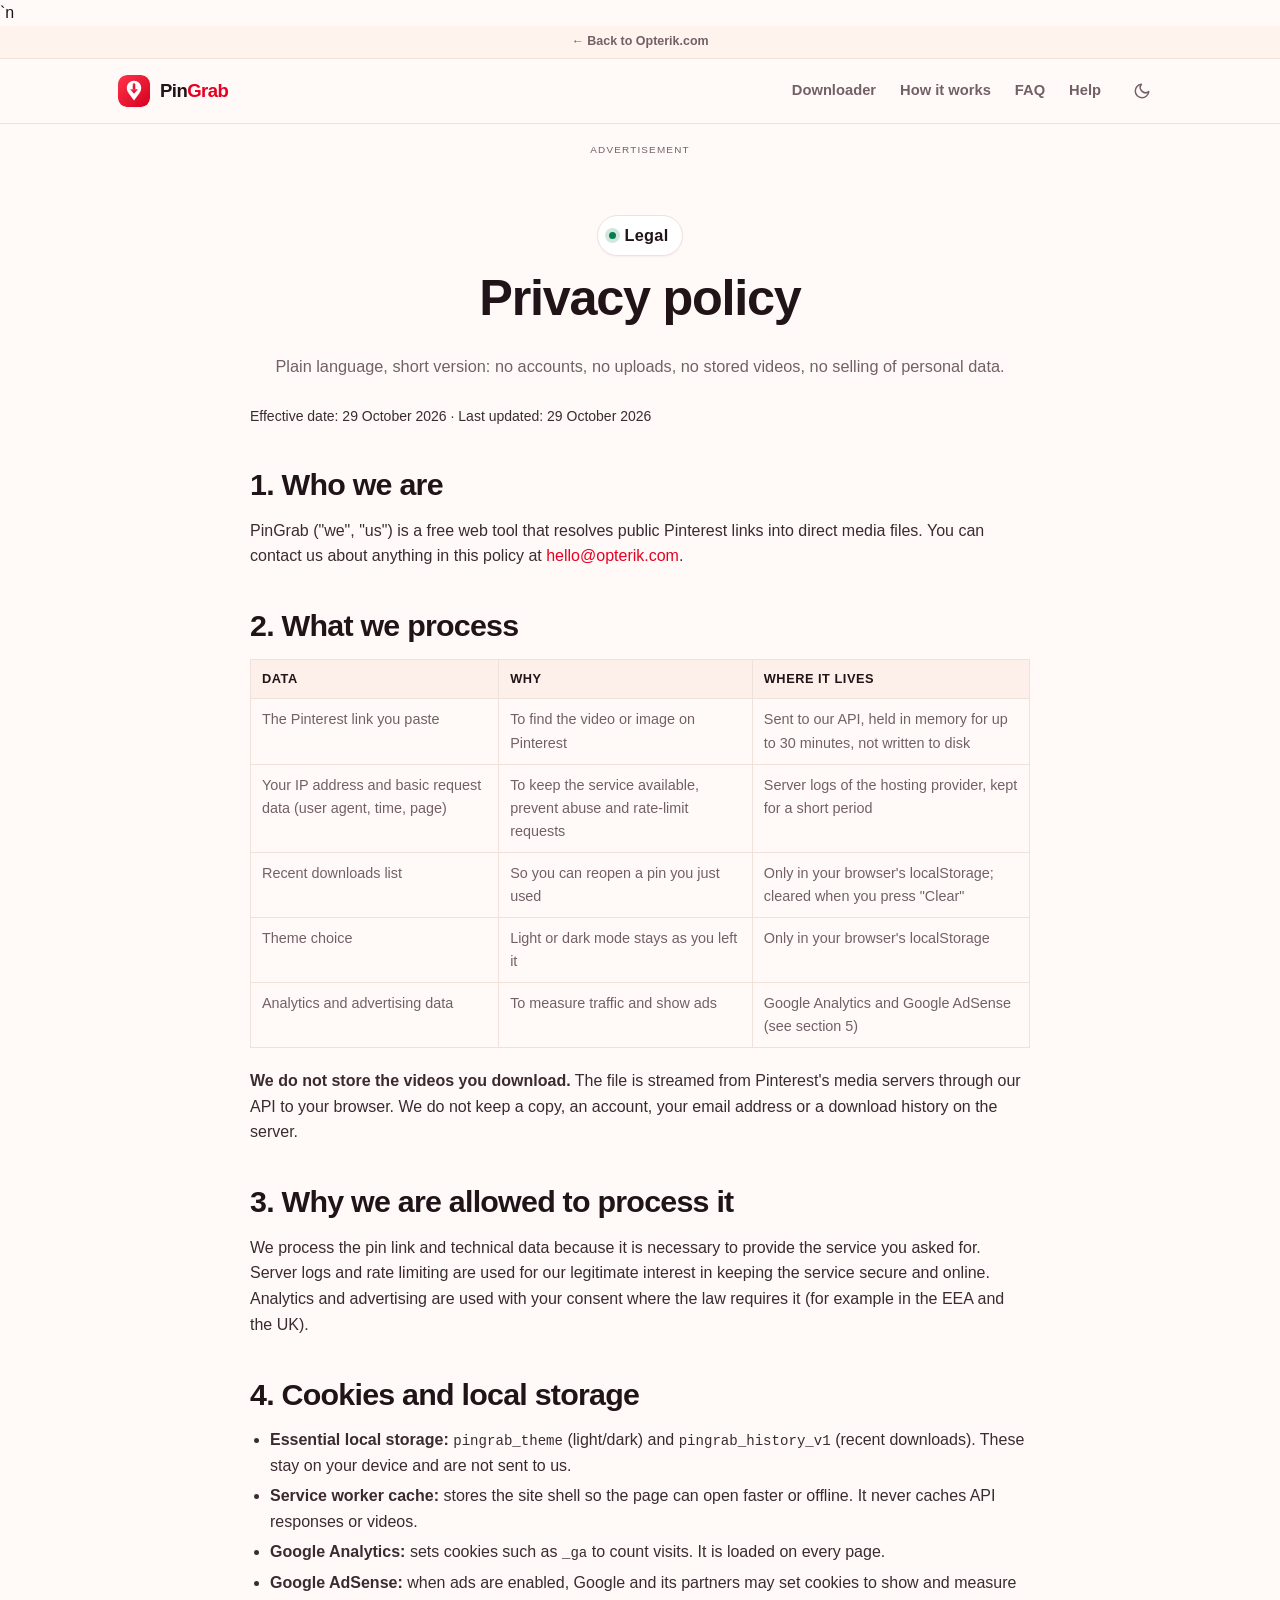
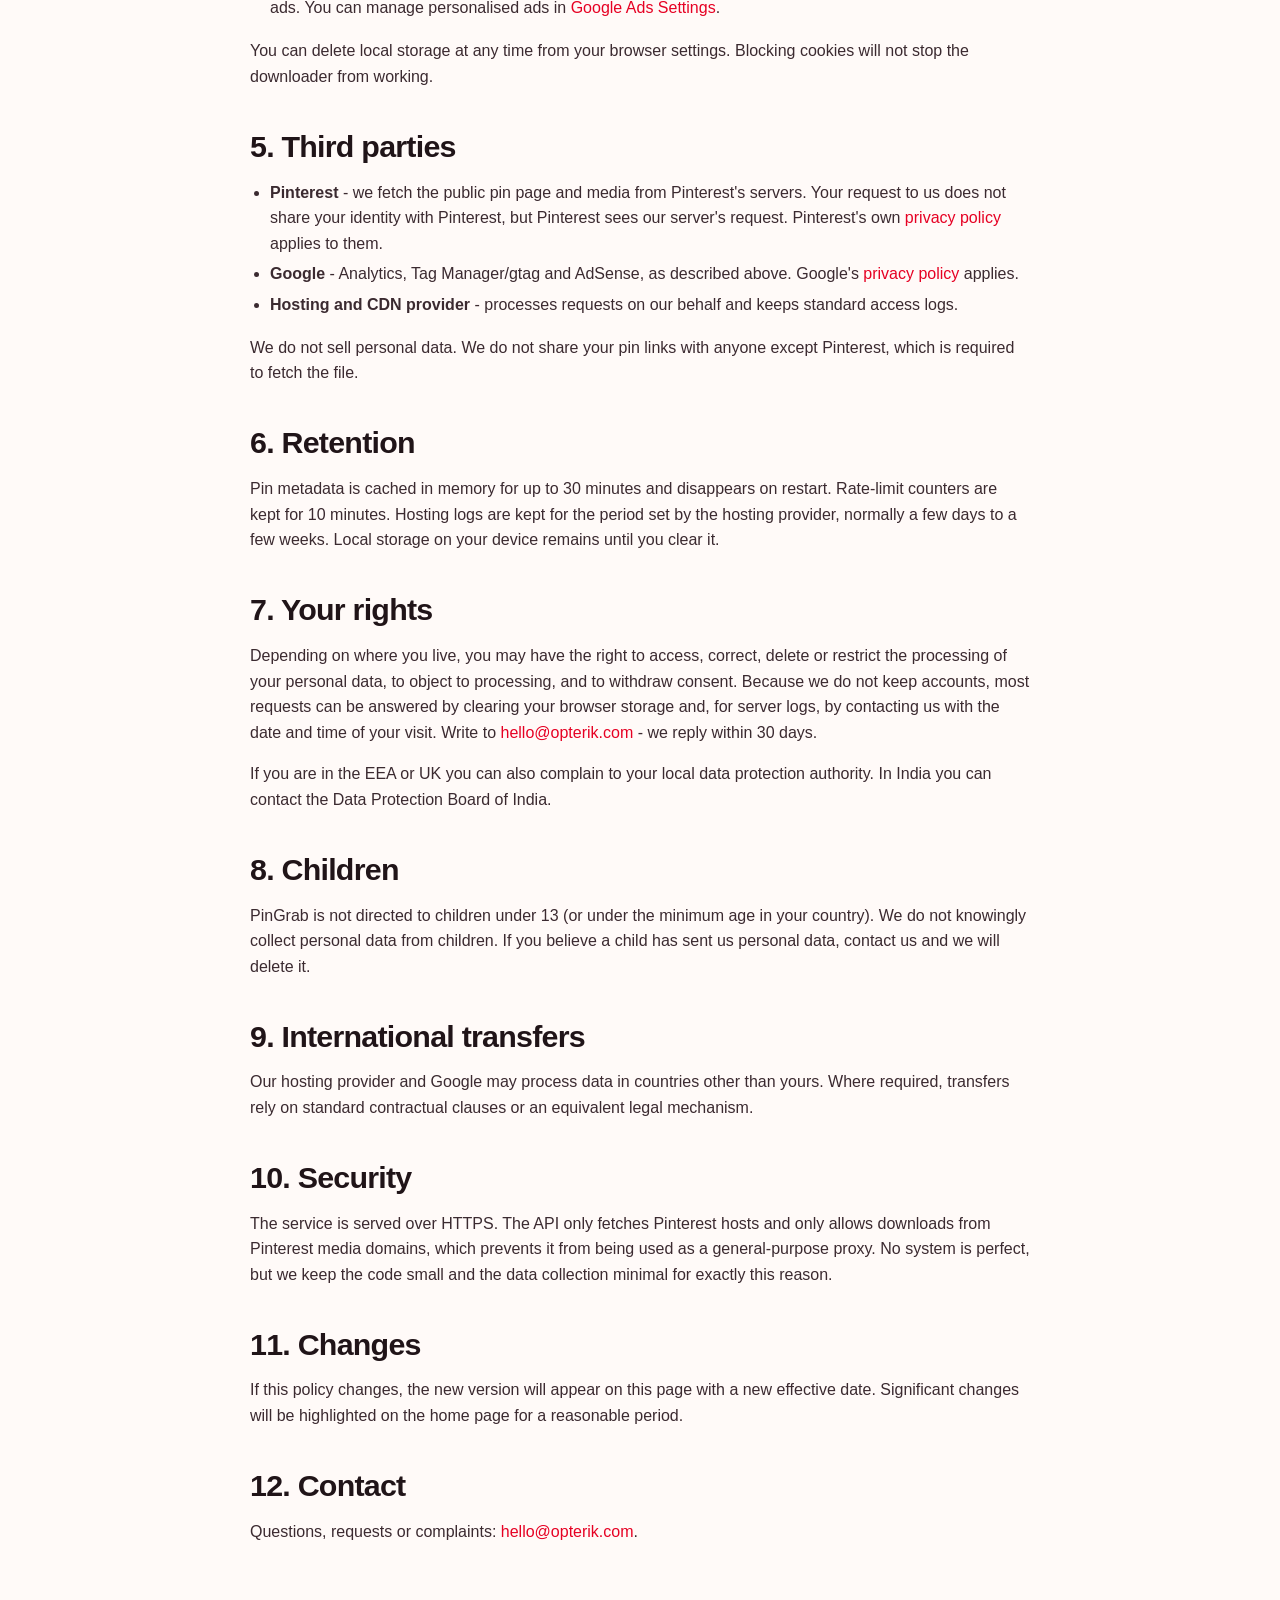
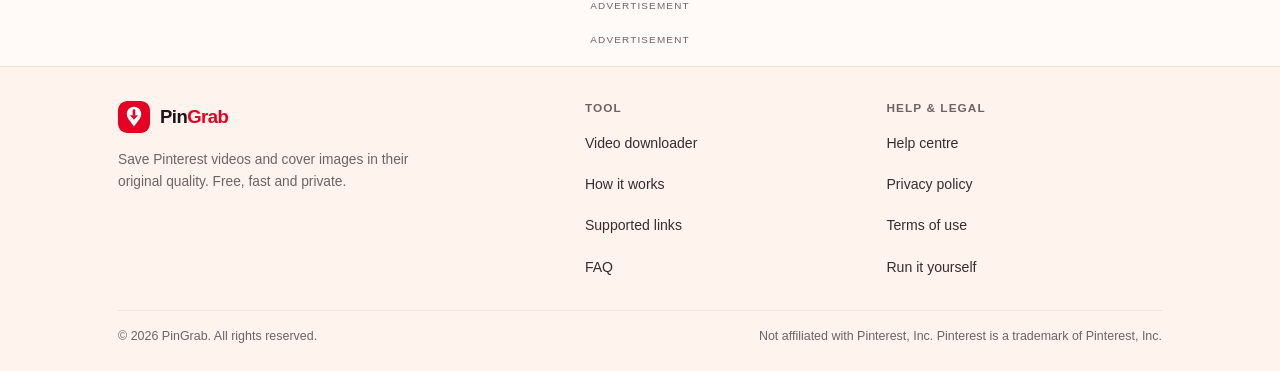
<file: pingrab-site/privacy.html>
<!DOCTYPE html>
<html lang="en" data-theme="light">
<head>
<meta charset="utf-8">
<meta name="viewport" content="width=device-width, initial-scale=1, viewport-fit=cover">
<title>Privacy policy - PinGrab</title>
<meta name="description" content="How PinGrab handles links, IP addresses, cookies and advertising. No accounts, no stored videos and no selling of personal data.">
<meta name="theme-color" content="#fffaf8" media="(prefers-color-scheme: light)">
<meta name="theme-color" content="#120b0e" media="(prefers-color-scheme: dark)">
<meta name="color-scheme" content="light dark">
<meta name="robots" content="index, follow">
<link rel="canonical" href="https://pingrab.opterik.com/privacy.html">

<meta property="og:type" content="article">
<meta property="og:site_name" content="PinGrab">
<meta property="og:title" content="PinGrab privacy policy">
<meta property="og:description" content="No accounts. No stored videos. Here is exactly what happens when you use PinGrab.">
<meta property="og:url" content="https://pingrab.opterik.com/privacy.html">
<meta property="og:image" content="https://pingrab.opterik.com/icons/og-image.png">

<link rel="icon" href="icons/favicon.ico" sizes="any">
<link rel="icon" type="image/png" sizes="32x32" href="icons/favicon-32.png">
<link rel="apple-touch-icon" href="icons/apple-touch-icon.png">
<link rel="manifest" href="manifest.webmanifest">

<script>
  (function () {
    try {
      var t = localStorage.getItem('pingrab_theme');
      if (t !== 'light' && t !== 'dark') {
        t = window.matchMedia && window.matchMedia('(prefers-color-scheme: dark)').matches ? 'dark' : 'light';
      }
      document.documentElement.setAttribute('data-theme', t);
    } catch (e) { /* ignore */ }
  })();
</script>

<script async src="https://www.googletagmanager.com/gtag/js?id=G-56Z4LHXTWY"></script>
<script>
  window.dataLayer = window.dataLayer || [];
  function gtag(){dataLayer.push(arguments);}
  gtag('js', new Date());
  gtag('config', 'G-56Z4LHXTWY');
</script>

<link rel="stylesheet" href="css/style.css">
<script src="js/config.js"></script>`n<script src="js/pages.js" defer></script>
<script async src="https://pagead2.googlesyndication.com/pagead/js/adsbygoogle.js?client=ca-pub-9399495098326825" crossorigin="anonymous"></script></head>

<body>
<div class="opterik-bar"><a href="https://opterik.com/" rel="noopener" target="_blank">← Back to Opterik.com</a></div>
<a class="skip-link" href="#content">Skip to content</a>

<header class="site-header">
  <div class="container header-inner">
    <a class="brand" href="index.html" aria-label="PinGrab home">
      <svg class="brand-mark" viewBox="0 0 64 64" aria-hidden="true">
        <defs><linearGradient id="pg-brand" x1="0" y1="0" x2="1" y2="1"><stop offset="0" stop-color="#ff334b"/><stop offset="1" stop-color="#d4001f"/></linearGradient></defs>
        <rect width="64" height="64" rx="16" fill="url(#pg-brand)"/>
        <circle cx="32" cy="26" r="14.5" fill="#fff"/>
        <path d="M20.5 35.5h23L32 51z" fill="#fff"/>
        <rect x="29.4" y="16.5" width="5.2" height="12.8" rx="2.6" fill="url(#pg-brand)"/>
        <path d="M24.1 28.3h15.8L32 37.6z" fill="url(#pg-brand)"/>
      </svg>
      <span class="brand-name">Pin<span>Grab</span></span>
    </a>
    <button class="nav-toggle" type="button" id="nav-toggle" aria-expanded="false" aria-controls="site-nav" aria-label="Menu">
      <svg width="22" height="22" viewBox="0 0 24 24" fill="none" stroke="currentColor" stroke-width="2" stroke-linecap="round" aria-hidden="true"><path d="M3 6h18M3 12h18M3 18h18"/></svg>
    </button>
    <nav class="nav" id="site-nav" aria-label="Main">
      <a href="index.html#downloader">Downloader</a>
      <a href="index.html#how">How it works</a>
      <a href="index.html#faq">FAQ</a>
      <a href="help.html">Help</a>
    </nav>
    <div class="header-actions">
      <button class="btn btn-icon btn-ghost" type="button" id="theme-toggle" aria-label="Toggle dark mode" title="Light / dark">
        <svg id="icon-moon" width="18" height="18" viewBox="0 0 24 24" fill="none" stroke="currentColor" stroke-width="2" stroke-linecap="round" stroke-linejoin="round" aria-hidden="true"><path d="M21 12.8A9 9 0 1 1 11.2 3a7 7 0 0 0 9.8 9.8z"/></svg>
        <svg id="icon-sun" width="18" height="18" viewBox="0 0 24 24" fill="none" stroke="currentColor" stroke-width="2" stroke-linecap="round" aria-hidden="true" hidden><circle cx="12" cy="12" r="4"/><path d="M12 2v2M12 20v2M4.9 4.9l1.4 1.4M17.7 17.7l1.4 1.4M2 12h2M20 12h2M4.9 19.1l1.4-1.4M17.7 6.3l1.4-1.4"/></svg>
      </button>
      <button class="btn btn-primary" type="button" id="install-btn" hidden>
        <svg width="16" height="16" viewBox="0 0 24 24" fill="none" stroke="currentColor" stroke-width="2" stroke-linecap="round" stroke-linejoin="round" aria-hidden="true"><path d="M12 3v12M7 10l5 5 5-5M5 21h14"/></svg>
        <span class="install-label">Install app</span>
      </button>
    </div>
  </div>
</header>

<main id="content">
  <div class="ad-slot" data-ad="top" aria-hidden="true"></div>
  <div class="container page">
    <header class="page-header">
      <p class="eyebrow"><span class="dot"></span> <b>Legal</b></p>
      <h1>Privacy policy</h1>
      <p>Plain language, short version: no accounts, no uploads, no stored videos, no selling of personal data.</p>
    </header>

    <div class="prose">
      <p class="small muted">Effective date: 29 October 2026 · Last updated: 29 October 2026</p>

      <h2>1. Who we are</h2>
      <p>PinGrab ("we", "us") is a free web tool that resolves public Pinterest links into direct media files. You can contact us about anything in this policy at <a href="mailto:hello@opterik.com">hello@opterik.com</a>.</p>

      <h2>2. What we process</h2>
      <table>
        <thead><tr><th>Data</th><th>Why</th><th>Where it lives</th></tr></thead>
        <tbody>
          <tr><td>The Pinterest link you paste</td><td>To find the video or image on Pinterest</td><td>Sent to our API, held in memory for up to 30 minutes, not written to disk</td></tr>
          <tr><td>Your IP address and basic request data (user agent, time, page)</td><td>To keep the service available, prevent abuse and rate-limit requests</td><td>Server logs of the hosting provider, kept for a short period</td></tr>
          <tr><td>Recent downloads list</td><td>So you can reopen a pin you just used</td><td>Only in your browser's localStorage; cleared when you press "Clear"</td></tr>
          <tr><td>Theme choice</td><td>Light or dark mode stays as you left it</td><td>Only in your browser's localStorage</td></tr>
          <tr><td>Analytics and advertising data</td><td>To measure traffic and show ads</td><td>Google Analytics and Google AdSense (see section 5)</td></tr>
        </tbody>
      </table>
      <p><b>We do not store the videos you download.</b> The file is streamed from Pinterest's media servers through our API to your browser. We do not keep a copy, an account, your email address or a download history on the server.</p>

      <h2>3. Why we are allowed to process it</h2>
      <p>We process the pin link and technical data because it is necessary to provide the service you asked for. Server logs and rate limiting are used for our legitimate interest in keeping the service secure and online. Analytics and advertising are used with your consent where the law requires it (for example in the EEA and the UK).</p>

      <h2>4. Cookies and local storage</h2>
      <ul>
        <li><b>Essential local storage:</b> <code>pingrab_theme</code> (light/dark) and <code>pingrab_history_v1</code> (recent downloads). These stay on your device and are not sent to us.</li>
        <li><b>Service worker cache:</b> stores the site shell so the page can open faster or offline. It never caches API responses or videos.</li>
        <li><b>Google Analytics:</b> sets cookies such as <code>_ga</code> to count visits. It is loaded on every page.</li>
        <li><b>Google AdSense:</b> when ads are enabled, Google and its partners may set cookies to show and measure ads. You can manage personalised ads in <a href="https://adssettings.google.com" target="_blank" rel="noopener noreferrer">Google Ads Settings</a>.</li>
      </ul>
      <p>You can delete local storage at any time from your browser settings. Blocking cookies will not stop the downloader from working.</p>

      <h2>5. Third parties</h2>
      <ul>
        <li><b>Pinterest</b> - we fetch the public pin page and media from Pinterest's servers. Your request to us does not share your identity with Pinterest, but Pinterest sees our server's request. Pinterest's own <a href="https://policy.pinterest.com/privacy-policy" target="_blank" rel="noopener noreferrer">privacy policy</a> applies to them.</li>
        <li><b>Google</b> - Analytics, Tag Manager/gtag and AdSense, as described above. Google's <a href="https://policies.google.com/privacy" target="_blank" rel="noopener noreferrer">privacy policy</a> applies.</li>
        <li><b>Hosting and CDN provider</b> - processes requests on our behalf and keeps standard access logs.</li>
      </ul>
      <p>We do not sell personal data. We do not share your pin links with anyone except Pinterest, which is required to fetch the file.</p>

      <h2>6. Retention</h2>
      <p>Pin metadata is cached in memory for up to 30 minutes and disappears on restart. Rate-limit counters are kept for 10 minutes. Hosting logs are kept for the period set by the hosting provider, normally a few days to a few weeks. Local storage on your device remains until you clear it.</p>

      <h2>7. Your rights</h2>
      <p>Depending on where you live, you may have the right to access, correct, delete or restrict the processing of your personal data, to object to processing, and to withdraw consent. Because we do not keep accounts, most requests can be answered by clearing your browser storage and, for server logs, by contacting us with the date and time of your visit. Write to <a href="mailto:hello@opterik.com">hello@opterik.com</a> - we reply within 30 days.</p>
      <p>If you are in the EEA or UK you can also complain to your local data protection authority. In India you can contact the Data Protection Board of India.</p>

      <h2>8. Children</h2>
      <p>PinGrab is not directed to children under 13 (or under the minimum age in your country). We do not knowingly collect personal data from children. If you believe a child has sent us personal data, contact us and we will delete it.</p>

      <h2>9. International transfers</h2>
      <p>Our hosting provider and Google may process data in countries other than yours. Where required, transfers rely on standard contractual clauses or an equivalent legal mechanism.</p>

      <h2>10. Security</h2>
      <p>The service is served over HTTPS. The API only fetches Pinterest hosts and only allows downloads from Pinterest media domains, which prevents it from being used as a general-purpose proxy. No system is perfect, but we keep the code small and the data collection minimal for exactly this reason.</p>

      <h2>11. Changes</h2>
      <p>If this policy changes, the new version will appear on this page with a new effective date. Significant changes will be highlighted on the home page for a reasonable period.</p>

      <h2>12. Contact</h2>
      <p>Questions, requests or complaints: <a href="mailto:hello@opterik.com">hello@opterik.com</a>.</p>
    </div>
  </div>
  <div class="ad-slot" data-ad="bottom" aria-hidden="true"></div>
</main>

<footer class="site-footer">
  <div class="container">
    <div class="footer-grid">
      <div class="footer-brand">
        <a class="brand" href="index.html" aria-label="PinGrab home">
          <svg class="brand-mark" viewBox="0 0 64 64" aria-hidden="true">
            <rect width="64" height="64" rx="16" fill="#e60023"/>
            <circle cx="32" cy="26" r="14.5" fill="#fff"/>
            <path d="M20.5 35.5h23L32 51z" fill="#fff"/>
            <rect x="29.4" y="16.5" width="5.2" height="12.8" rx="2.6" fill="#e60023"/>
            <path d="M24.1 28.3h15.8L32 37.6z" fill="#e60023"/>
          </svg>
          <span class="brand-name">Pin<span>Grab</span></span>
        </a>
        <p>Save Pinterest videos and cover images in their original quality. Free, fast and private.</p>
      </div>
      <div class="footer-col">
        <h4>Tool</h4>
        <ul>
          <li><a href="index.html#downloader">Video downloader</a></li>
          <li><a href="index.html#how">How it works</a></li>
          <li><a href="index.html#supported">Supported links</a></li>
          <li><a href="index.html#faq">FAQ</a></li>
        </ul>
      </div>
      <div class="footer-col">
        <h4>Help &amp; legal</h4>
        <ul>
          <li><a href="help.html">Help centre</a></li>
          <li><a href="privacy.html" aria-current="page">Privacy policy</a></li>
          <li><a href="terms.html">Terms of use</a></li>
          <li><a href="help.html#hosting">Run it yourself</a></li>
        </ul>
      </div>
    </div>
    <div class="footer-bottom">
      <p>&copy; <span id="year">2026</span> PinGrab. All rights reserved.</p>
      <p>Not affiliated with Pinterest, Inc. Pinterest is a trademark of Pinterest, Inc.</p>
    </div>
  </div>
</footer>
</body>
</html>
</file>
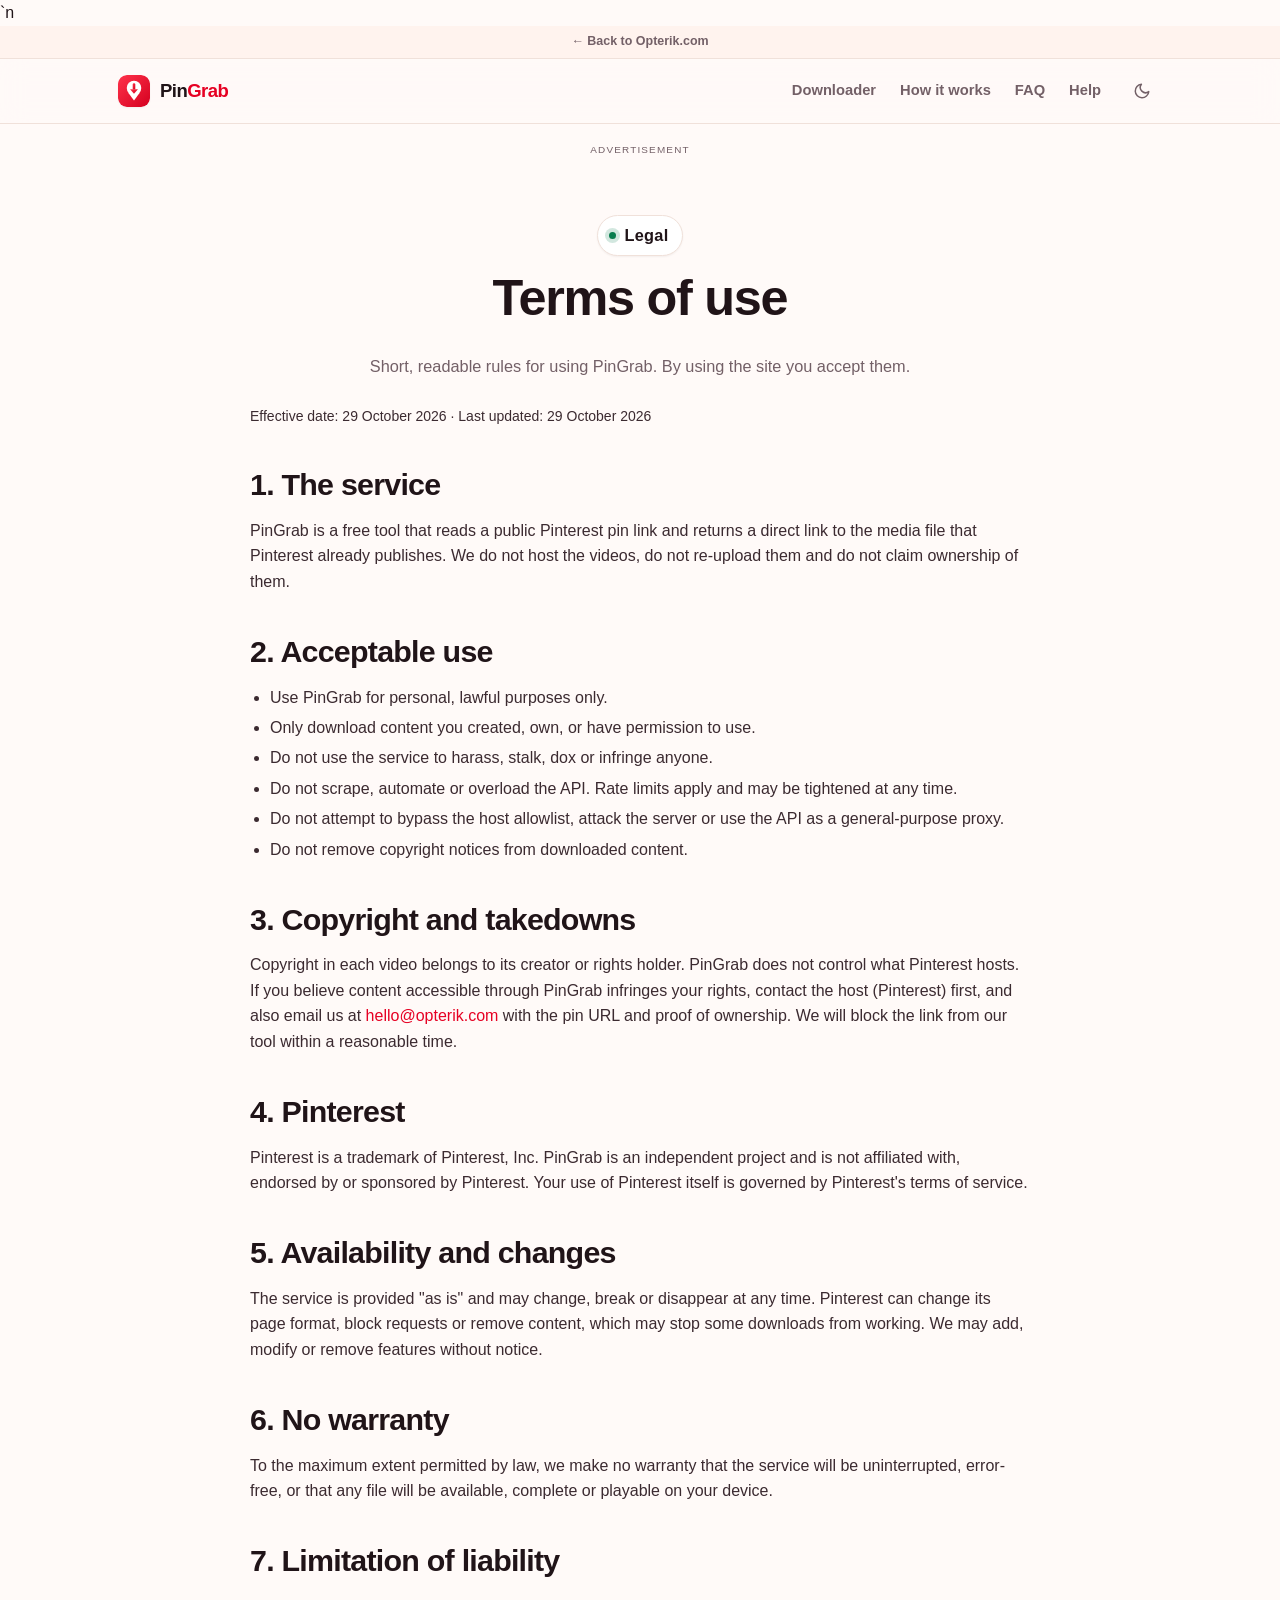
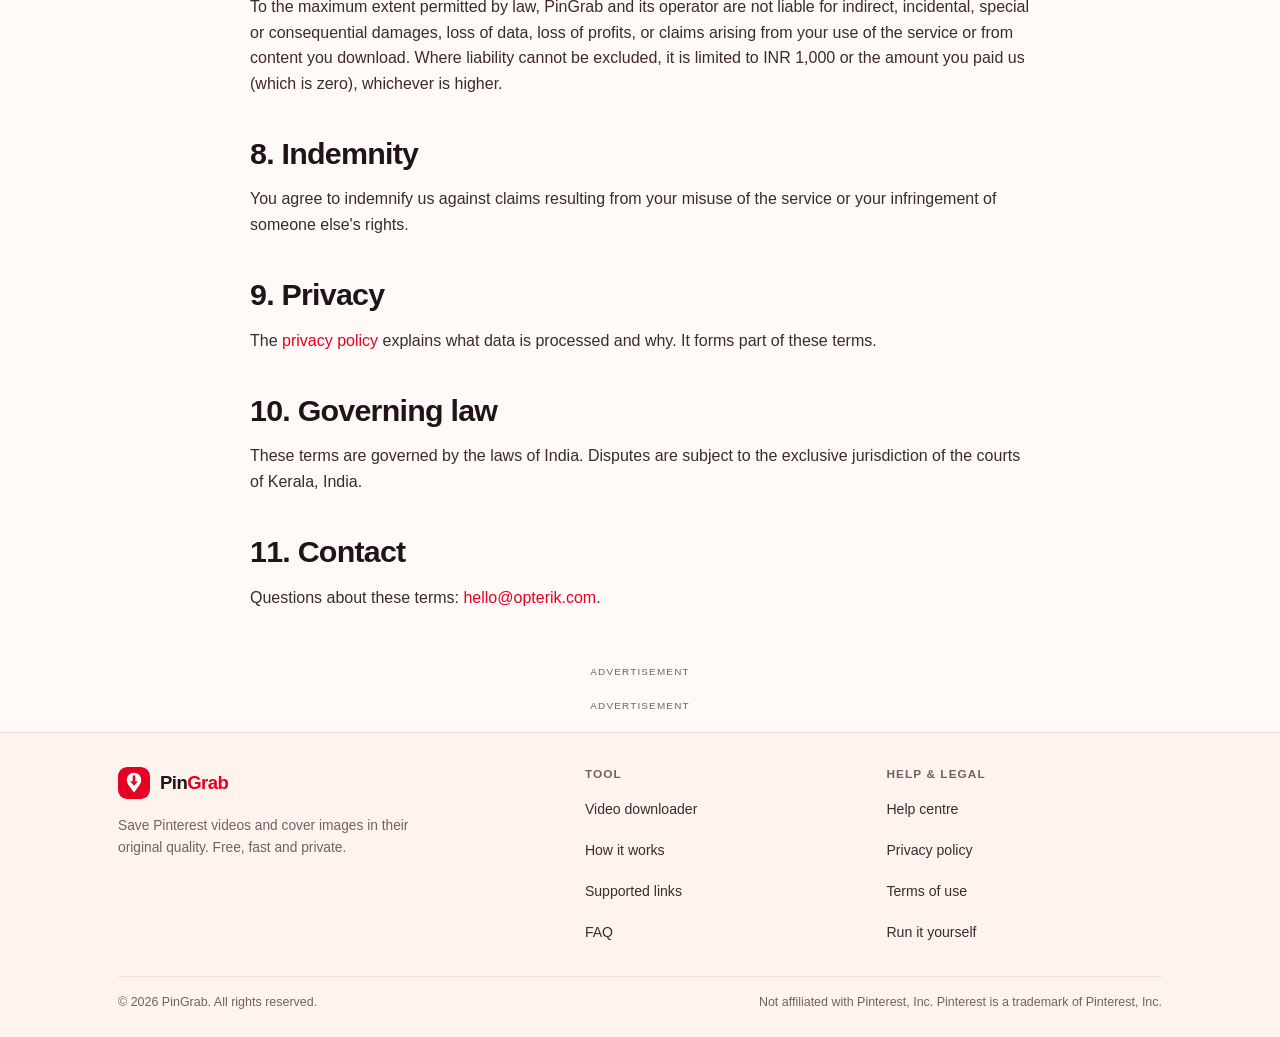
<file: pingrab-site/terms.html>
<!DOCTYPE html>
<html lang="en" data-theme="light">
<head>
<meta charset="utf-8">
<meta name="viewport" content="width=device-width, initial-scale=1, viewport-fit=cover">
<title>Terms of use - PinGrab</title>
<meta name="description" content="The rules for using PinGrab: personal use, copyright, acceptable use, availability and liability.">
<meta name="theme-color" content="#fffaf8" media="(prefers-color-scheme: light)">
<meta name="theme-color" content="#120b0e" media="(prefers-color-scheme: dark)">
<meta name="color-scheme" content="light dark">
<meta name="robots" content="index, follow">
<link rel="canonical" href="https://pingrab.opterik.com/terms.html">

<meta property="og:type" content="article">
<meta property="og:site_name" content="PinGrab">
<meta property="og:title" content="PinGrab terms of use">
<meta property="og:description" content="Personal use, copyright and acceptable use rules for PinGrab.">
<meta property="og:url" content="https://pingrab.opterik.com/terms.html">
<meta property="og:image" content="https://pingrab.opterik.com/icons/og-image.png">

<link rel="icon" href="icons/favicon.ico" sizes="any">
<link rel="icon" type="image/png" sizes="32x32" href="icons/favicon-32.png">
<link rel="apple-touch-icon" href="icons/apple-touch-icon.png">
<link rel="manifest" href="manifest.webmanifest">

<script>
  (function () {
    try {
      var t = localStorage.getItem('pingrab_theme');
      if (t !== 'light' && t !== 'dark') {
        t = window.matchMedia && window.matchMedia('(prefers-color-scheme: dark)').matches ? 'dark' : 'light';
      }
      document.documentElement.setAttribute('data-theme', t);
    } catch (e) { /* ignore */ }
  })();
</script>

<script async src="https://www.googletagmanager.com/gtag/js?id=G-56Z4LHXTWY"></script>
<script>
  window.dataLayer = window.dataLayer || [];
  function gtag(){dataLayer.push(arguments);}
  gtag('js', new Date());
  gtag('config', 'G-56Z4LHXTWY');
</script>

<link rel="stylesheet" href="css/style.css">
<script src="js/config.js"></script>`n<script src="js/pages.js" defer></script>
<script async src="https://pagead2.googlesyndication.com/pagead/js/adsbygoogle.js?client=ca-pub-9399495098326825" crossorigin="anonymous"></script></head>

<body>
<div class="opterik-bar"><a href="https://opterik.com/" rel="noopener" target="_blank">← Back to Opterik.com</a></div>
<a class="skip-link" href="#content">Skip to content</a>

<header class="site-header">
  <div class="container header-inner">
    <a class="brand" href="index.html" aria-label="PinGrab home">
      <svg class="brand-mark" viewBox="0 0 64 64" aria-hidden="true">
        <defs><linearGradient id="pg-brand" x1="0" y1="0" x2="1" y2="1"><stop offset="0" stop-color="#ff334b"/><stop offset="1" stop-color="#d4001f"/></linearGradient></defs>
        <rect width="64" height="64" rx="16" fill="url(#pg-brand)"/>
        <circle cx="32" cy="26" r="14.5" fill="#fff"/>
        <path d="M20.5 35.5h23L32 51z" fill="#fff"/>
        <rect x="29.4" y="16.5" width="5.2" height="12.8" rx="2.6" fill="url(#pg-brand)"/>
        <path d="M24.1 28.3h15.8L32 37.6z" fill="url(#pg-brand)"/>
      </svg>
      <span class="brand-name">Pin<span>Grab</span></span>
    </a>
    <button class="nav-toggle" type="button" id="nav-toggle" aria-expanded="false" aria-controls="site-nav" aria-label="Menu">
      <svg width="22" height="22" viewBox="0 0 24 24" fill="none" stroke="currentColor" stroke-width="2" stroke-linecap="round" aria-hidden="true"><path d="M3 6h18M3 12h18M3 18h18"/></svg>
    </button>
    <nav class="nav" id="site-nav" aria-label="Main">
      <a href="index.html#downloader">Downloader</a>
      <a href="index.html#how">How it works</a>
      <a href="index.html#faq">FAQ</a>
      <a href="help.html">Help</a>
    </nav>
    <div class="header-actions">
      <button class="btn btn-icon btn-ghost" type="button" id="theme-toggle" aria-label="Toggle dark mode" title="Light / dark">
        <svg id="icon-moon" width="18" height="18" viewBox="0 0 24 24" fill="none" stroke="currentColor" stroke-width="2" stroke-linecap="round" stroke-linejoin="round" aria-hidden="true"><path d="M21 12.8A9 9 0 1 1 11.2 3a7 7 0 0 0 9.8 9.8z"/></svg>
        <svg id="icon-sun" width="18" height="18" viewBox="0 0 24 24" fill="none" stroke="currentColor" stroke-width="2" stroke-linecap="round" aria-hidden="true" hidden><circle cx="12" cy="12" r="4"/><path d="M12 2v2M12 20v2M4.9 4.9l1.4 1.4M17.7 17.7l1.4 1.4M2 12h2M20 12h2M4.9 19.1l1.4-1.4M17.7 6.3l1.4-1.4"/></svg>
      </button>
      <button class="btn btn-primary" type="button" id="install-btn" hidden>
        <svg width="16" height="16" viewBox="0 0 24 24" fill="none" stroke="currentColor" stroke-width="2" stroke-linecap="round" stroke-linejoin="round" aria-hidden="true"><path d="M12 3v12M7 10l5 5 5-5M5 21h14"/></svg>
        <span class="install-label">Install app</span>
      </button>
    </div>
  </div>
</header>

<main id="content">
  <div class="ad-slot" data-ad="top" aria-hidden="true"></div>
  <div class="container page">
    <header class="page-header">
      <p class="eyebrow"><span class="dot"></span> <b>Legal</b></p>
      <h1>Terms of use</h1>
      <p>Short, readable rules for using PinGrab. By using the site you accept them.</p>
    </header>

    <div class="prose">
      <p class="small muted">Effective date: 29 October 2026 · Last updated: 29 October 2026</p>

      <h2>1. The service</h2>
      <p>PinGrab is a free tool that reads a public Pinterest pin link and returns a direct link to the media file that Pinterest already publishes. We do not host the videos, do not re-upload them and do not claim ownership of them.</p>

      <h2>2. Acceptable use</h2>
      <ul>
        <li>Use PinGrab for personal, lawful purposes only.</li>
        <li>Only download content you created, own, or have permission to use.</li>
        <li>Do not use the service to harass, stalk, dox or infringe anyone.</li>
        <li>Do not scrape, automate or overload the API. Rate limits apply and may be tightened at any time.</li>
        <li>Do not attempt to bypass the host allowlist, attack the server or use the API as a general-purpose proxy.</li>
        <li>Do not remove copyright notices from downloaded content.</li>
      </ul>

      <h2>3. Copyright and takedowns</h2>
      <p>Copyright in each video belongs to its creator or rights holder. PinGrab does not control what Pinterest hosts. If you believe content accessible through PinGrab infringes your rights, contact the host (Pinterest) first, and also email us at <a href="mailto:hello@opterik.com">hello@opterik.com</a> with the pin URL and proof of ownership. We will block the link from our tool within a reasonable time.</p>

      <h2>4. Pinterest</h2>
      <p>Pinterest is a trademark of Pinterest, Inc. PinGrab is an independent project and is not affiliated with, endorsed by or sponsored by Pinterest. Your use of Pinterest itself is governed by Pinterest's terms of service.</p>

      <h2>5. Availability and changes</h2>
      <p>The service is provided "as is" and may change, break or disappear at any time. Pinterest can change its page format, block requests or remove content, which may stop some downloads from working. We may add, modify or remove features without notice.</p>

      <h2>6. No warranty</h2>
      <p>To the maximum extent permitted by law, we make no warranty that the service will be uninterrupted, error-free, or that any file will be available, complete or playable on your device.</p>

      <h2>7. Limitation of liability</h2>
      <p>To the maximum extent permitted by law, PinGrab and its operator are not liable for indirect, incidental, special or consequential damages, loss of data, loss of profits, or claims arising from your use of the service or from content you download. Where liability cannot be excluded, it is limited to INR 1,000 or the amount you paid us (which is zero), whichever is higher.</p>

      <h2>8. Indemnity</h2>
      <p>You agree to indemnify us against claims resulting from your misuse of the service or your infringement of someone else's rights.</p>

      <h2>9. Privacy</h2>
      <p>The <a href="privacy.html">privacy policy</a> explains what data is processed and why. It forms part of these terms.</p>

      <h2>10. Governing law</h2>
      <p>These terms are governed by the laws of India. Disputes are subject to the exclusive jurisdiction of the courts of Kerala, India.</p>

      <h2>11. Contact</h2>
      <p>Questions about these terms: <a href="mailto:hello@opterik.com">hello@opterik.com</a>.</p>
    </div>
  </div>
  <div class="ad-slot" data-ad="bottom" aria-hidden="true"></div>
</main>

<footer class="site-footer">
  <div class="container">
    <div class="footer-grid">
      <div class="footer-brand">
        <a class="brand" href="index.html" aria-label="PinGrab home">
          <svg class="brand-mark" viewBox="0 0 64 64" aria-hidden="true">
            <rect width="64" height="64" rx="16" fill="#e60023"/>
            <circle cx="32" cy="26" r="14.5" fill="#fff"/>
            <path d="M20.5 35.5h23L32 51z" fill="#fff"/>
            <rect x="29.4" y="16.5" width="5.2" height="12.8" rx="2.6" fill="#e60023"/>
            <path d="M24.1 28.3h15.8L32 37.6z" fill="#e60023"/>
          </svg>
          <span class="brand-name">Pin<span>Grab</span></span>
        </a>
        <p>Save Pinterest videos and cover images in their original quality. Free, fast and private.</p>
      </div>
      <div class="footer-col">
        <h4>Tool</h4>
        <ul>
          <li><a href="index.html#downloader">Video downloader</a></li>
          <li><a href="index.html#how">How it works</a></li>
          <li><a href="index.html#supported">Supported links</a></li>
          <li><a href="index.html#faq">FAQ</a></li>
        </ul>
      </div>
      <div class="footer-col">
        <h4>Help &amp; legal</h4>
        <ul>
          <li><a href="help.html">Help centre</a></li>
          <li><a href="privacy.html">Privacy policy</a></li>
          <li><a href="terms.html" aria-current="page">Terms of use</a></li>
          <li><a href="help.html#hosting">Run it yourself</a></li>
        </ul>
      </div>
    </div>
    <div class="footer-bottom">
      <p>&copy; <span id="year">2026</span> PinGrab. All rights reserved.</p>
      <p>Not affiliated with Pinterest, Inc. Pinterest is a trademark of Pinterest, Inc.</p>
    </div>
  </div>
</footer>
</body>
</html>
</file>
<file: pingrab-site/css/style.css>
/* ==========================================================================
   PinGrab - stylesheet
   Warm, Pinterest-inspired palette. Mobile-first, light + dark, no frameworks.
   ========================================================================== */

/* ---------- tokens ---------- */
:root {
  --bg: #fffaf8;
  --bg-soft: #fff3ee;
  --surface: #ffffff;
  --surface-2: #fdf0eb;
  --surface-3: #fbe7e1;
  --border: #f0e1da;
  --border-strong: #e4cec5;
  --text: #201418;
  --text-soft: #3b2a30;
  --muted: #736067;
  --accent: #e60023;
  --accent-hover: #c5001e;
  --accent-soft: #ffecef;
  --accent-2: #ff5c5c;
  --on-accent: #ffffff;
  --ring: rgba(230, 0, 35, .3);
  --success: #0a7d4f;
  --success-soft: #e9fbf2;
  --danger: #c2001e;
  --danger-soft: #ffecef;
  --warn: #8a5a00;
  --warn-soft: #fff7e6;
  --dot: rgba(230, 0, 35, .085);
  --radius: 20px;
  --radius-sm: 12px;
  --shadow-sm: 0 1px 2px rgba(48, 16, 24, .05);
  --shadow: 0 2px 4px rgba(48, 16, 24, .04), 0 18px 44px -20px rgba(48, 16, 24, .22);
  --shadow-pop: 0 24px 60px -24px rgba(48, 16, 24, .3);
  --maxw: 1080px;
  --header-h: 64px;
  --font: -apple-system, BlinkMacSystemFont, "Segoe UI Variable Display", "Segoe UI", Roboto, Inter, "Helvetica Neue", Arial, sans-serif;
  --mono: ui-monospace, SFMono-Regular, Menlo, Consolas, "Liberation Mono", monospace;
}

html[data-theme="dark"] {
  --bg: #120b0e;
  --bg-soft: #170e13;
  --surface: #1c1116;
  --surface-2: #25161d;
  --surface-3: #2f1b24;
  --border: #31202a;
  --border-strong: #462e3a;
  --text: #f9eef1;
  --text-soft: #eddde3;
  --muted: #b49aa5;
  --accent: #ff3550;
  --accent-hover: #ff5469;
  --accent-soft: #350f18;
  --accent-2: #ff7a6b;
  --on-accent: #ffffff;
  --ring: rgba(255, 53, 80, .42);
  --success: #43d69b;
  --success-soft: #0e2a20;
  --danger: #ff7b8f;
  --danger-soft: #351018;
  --warn: #f0c278;
  --warn-soft: #2c2110;
  --dot: rgba(255, 82, 105, .1);
  --shadow-sm: none;
  --shadow: 0 2px 4px rgba(0, 0, 0, .3), 0 22px 50px -24px rgba(0, 0, 0, .7);
  --shadow-pop: 0 32px 70px -24px rgba(0, 0, 0, .8);
}

@media (prefers-color-scheme: dark) {
  html:not([data-theme="light"]) {
    --bg: #120b0e;
    --bg-soft: #170e13;
    --surface: #1c1116;
    --surface-2: #25161d;
    --surface-3: #2f1b24;
    --border: #31202a;
    --border-strong: #462e3a;
    --text: #f9eef1;
    --text-soft: #eddde3;
    --muted: #b49aa5;
    --accent: #ff3550;
    --accent-hover: #ff5469;
    --accent-soft: #350f18;
    --accent-2: #ff7a6b;
    --on-accent: #ffffff;
    --ring: rgba(255, 53, 80, .42);
    --success: #43d69b;
    --success-soft: #0e2a20;
    --danger: #ff7b8f;
    --danger-soft: #351018;
    --warn: #f0c278;
    --warn-soft: #2c2110;
    --dot: rgba(255, 82, 105, .1);
    --shadow-sm: none;
    --shadow: 0 2px 4px rgba(0, 0, 0, .3), 0 22px 50px -24px rgba(0, 0, 0, .7);
    --shadow-pop: 0 32px 70px -24px rgba(0, 0, 0, .8);
  }
}

/* ---------- base ---------- */
* { box-sizing: border-box; }
[hidden] { display: none !important; }
html { -webkit-text-size-adjust: 100%; scroll-behavior: smooth; }
body {
  margin: 0;
  background: var(--bg);
  color: var(--text);
  font-family: var(--font);
  font-size: 16px;
  line-height: 1.6;
  -webkit-font-smoothing: antialiased;
  overflow-wrap: break-word;
}
img, svg, video { max-width: 100%; }
a { color: var(--accent); text-decoration: none; }
a:hover { text-decoration: underline; }
h1, h2, h3, h4 { line-height: 1.2; margin: 0 0 .5em; letter-spacing: -.025em; color: var(--text); }
h1 { font-size: clamp(1.85rem, 5.4vw, 3.15rem); font-weight: 850; }
h2 { font-size: clamp(1.35rem, 3.2vw, 1.9rem); font-weight: 800; }
h3 { font-size: 1.02rem; font-weight: 700; }
p { margin: 0 0 1rem; }
ul, ol { padding-left: 1.25rem; margin: 0 0 1rem; }
li { margin: .3rem 0; }
code, kbd { font-family: var(--mono); font-size: .88em; }
:focus-visible { outline: 3px solid var(--ring); outline-offset: 2px; border-radius: 8px; }
::selection { background: var(--accent); color: #fff; }

.container { width: 100%; max-width: var(--maxw); margin: 0 auto; padding: 0 18px; }
.narrow { max-width: 820px; }
.muted { color: var(--muted); }
.small { font-size: .875rem; }
.center { text-align: center; }
.sr-only {
  position: absolute; width: 1px; height: 1px; padding: 0; margin: -1px;
  overflow: hidden; clip: rect(0 0 0 0); white-space: nowrap; border: 0;
}
.skip-link {
  position: absolute; left: -9999px; top: 0; z-index: 100;
  background: var(--accent); color: #fff; padding: 10px 16px; border-radius: 0 0 10px 0;
}
.skip-link:focus { left: 0; }

/* ---------- opterik top bar ---------- */
.opterik-bar {
  background: var(--bg-soft); border-bottom: 1px solid var(--border);
  text-align: center; padding: 6px 12px; font-size: .78rem;
}
.opterik-bar a { color: var(--muted); font-weight: 650; }
.opterik-bar a:hover { color: var(--accent); text-decoration: none; }

/* ---------- header ---------- */
.site-header {
  position: sticky; top: 0; z-index: 50;
  background: color-mix(in srgb, var(--bg) 86%, transparent);
  backdrop-filter: saturate(160%) blur(12px);
  border-bottom: 1px solid var(--border);
}
.header-inner { display: flex; align-items: center; gap: 10px; min-height: var(--header-h); }
.brand {
  display: inline-flex; align-items: center; gap: 10px; flex: 0 0 auto;
  font-weight: 850; letter-spacing: -.03em; color: var(--text); font-size: 1.16rem;
  text-decoration: none;
}
.brand:hover { text-decoration: none; }
.brand-mark { width: 32px; height: 32px; flex: 0 0 auto; border-radius: 9px; box-shadow: var(--shadow-sm); }
.brand-name span { color: var(--accent); }
.nav { margin-left: auto; display: flex; align-items: center; gap: 2px; }
.nav a {
  color: var(--muted); font-weight: 600; font-size: .92rem;
  padding: 8px 11px; border-radius: 9px; text-decoration: none;
}
.nav a:hover, .nav a[aria-current="page"] { color: var(--text); background: var(--surface-2); text-decoration: none; }
.nav-toggle {
  display: none; margin-left: auto; background: var(--surface); border: 1px solid var(--border);
  color: var(--text); border-radius: 10px; padding: 8px 10px; cursor: pointer; line-height: 0;
}
.header-actions { display: flex; align-items: center; gap: 8px; }

/* ---------- buttons ---------- */
.btn {
  display: inline-flex; align-items: center; justify-content: center; gap: 8px;
  min-height: 42px; padding: 10px 16px; border-radius: 12px;
  font: inherit; font-weight: 650; font-size: .95rem; cursor: pointer;
  border: 1px solid var(--border-strong); background: var(--surface); color: var(--text);
  transition: transform .06s ease, background .15s ease, border-color .15s ease, box-shadow .15s ease;
  text-decoration: none; white-space: nowrap; text-align: center;
}
.btn:hover { background: var(--surface-2); text-decoration: none; }
.btn:active { transform: translateY(1px); }
.btn[disabled], .btn[aria-disabled="true"] { opacity: .55; cursor: not-allowed; transform: none; }
.btn-primary {
  background: var(--accent); border-color: var(--accent); color: var(--on-accent);
  box-shadow: 0 10px 24px -12px var(--ring), inset 0 1px 0 rgba(255, 255, 255, .18);
}
.btn-primary:hover { background: var(--accent-hover); border-color: var(--accent-hover); }
.btn-ghost { background: transparent; border-color: transparent; color: var(--muted); }
.btn-ghost:hover { background: var(--surface-2); color: var(--text); }
.btn-sm { min-height: 34px; padding: 6px 11px; font-size: .84rem; border-radius: 9px; }
.btn-icon { padding: 8px; min-height: 40px; min-width: 40px; }
.btn-lg { min-height: 52px; padding: 13px 22px; font-size: 1rem; border-radius: 13px; }
.btn-block { width: 100%; }

/* ---------- hero ---------- */
.hero {
  position: relative;
  padding: 46px 0 18px;
  background:
    radial-gradient(58% 52% at 50% 0%, color-mix(in srgb, var(--accent) 11%, transparent) 0%, transparent 70%),
    radial-gradient(38% 40% at 88% 12%, color-mix(in srgb, var(--accent-2) 12%, transparent) 0%, transparent 70%);
}
.hero::before {
  content: ""; position: absolute; inset: 0; pointer-events: none;
  background-image: radial-gradient(var(--dot) 1px, transparent 1px);
  background-size: 22px 22px;
  mask-image: linear-gradient(to bottom, #000 0%, transparent 78%);
  -webkit-mask-image: linear-gradient(to bottom, #000 0%, transparent 78%);
}
.hero > * { position: relative; }
.hero-inner { text-align: center; max-width: 780px; margin: 0 auto; }
.eyebrow {
  display: inline-flex; align-items: center; gap: 8px; margin: 0 0 14px;
  background: var(--surface); border: 1px solid var(--border);
  color: var(--muted); border-radius: 999px; padding: 6px 13px 6px 8px;
  font-size: .79rem; font-weight: 700; letter-spacing: .02em;
  box-shadow: var(--shadow-sm);
}
.eyebrow .dot {
  width: 7px; height: 7px; border-radius: 50%; background: var(--success);
  box-shadow: 0 0 0 4px color-mix(in srgb, var(--success) 18%, transparent);
  margin-left: 3px;
}
.eyebrow b { color: var(--text); font-weight: 750; }
.hero h1 { margin: 0 0 12px; }
.hero h1 em {
  font-style: normal; color: var(--accent);
  background: linear-gradient(100deg, var(--accent), var(--accent-2));
  -webkit-background-clip: text; background-clip: text; -webkit-text-fill-color: transparent;
}
.hero .lead { font-size: clamp(1rem, 2.5vw, 1.13rem); color: var(--muted); max-width: 58ch; margin: 0 auto 10px; }
.hero .lead b { color: var(--text-soft); font-weight: 650; }
.badges {
  display: flex; flex-wrap: wrap; gap: 8px; justify-content: center;
  margin: 18px 0 0; padding: 0; list-style: none;
}
.badges li {
  display: inline-flex; align-items: center; gap: 6px;
  background: color-mix(in srgb, var(--surface) 70%, transparent);
  border: 1px solid var(--border); color: var(--muted);
  border-radius: 999px; padding: 6px 12px; font-size: .79rem; font-weight: 650;
  backdrop-filter: blur(6px);
}
.badges svg { width: 14px; height: 14px; flex: 0 0 auto; color: var(--accent); }
.section[id], .hero { scroll-margin-top: calc(var(--header-h) + 10px); }

/* ---------- card / downloader ---------- */
.card {
  background: var(--surface); border: 1px solid var(--border);
  border-radius: var(--radius); box-shadow: var(--shadow);
}
.downloader {
  max-width: 840px; margin: 24px auto 0; padding: 20px;
  text-align: left; scroll-margin-top: calc(var(--header-h) + 16px);
}
.downloader.is-busy { cursor: progress; }
.field-label { display: block; font-weight: 700; font-size: .9rem; margin: 0 0 8px; color: var(--text-soft); }
.input-row { display: flex; gap: 10px; align-items: stretch; }
.input-wrap {
  position: relative; flex: 1 1 auto; display: flex; align-items: center;
  background: var(--bg-soft); border: 1.5px solid var(--border-strong); border-radius: 13px;
  transition: border-color .15s ease, box-shadow .15s ease, background .15s ease;
  min-width: 0;
}
.input-wrap:focus-within {
  border-color: var(--accent); background: var(--surface);
  box-shadow: 0 0 0 4px var(--ring);
}
.input-wrap.is-invalid { border-color: var(--danger); }
.input-icon { position: absolute; left: 14px; color: var(--muted); display: flex; pointer-events: none; }
.input-icon svg { width: 19px; height: 19px; }
.input-wrap input {
  width: 100%; min-width: 0; border: 0; background: transparent; color: var(--text);
  font: inherit; font-size: .97rem; padding: 14px 88px 14px 44px; outline: none; border-radius: 12px;
}
.input-wrap input::placeholder { color: color-mix(in srgb, var(--muted) 72%, transparent); }
.input-action {
  position: absolute; right: 6px; border: 0; background: var(--surface); color: var(--text-soft);
  border: 1px solid var(--border); font: inherit; font-size: .8rem; font-weight: 700;
  padding: 7px 11px; border-radius: 9px; cursor: pointer; min-height: 34px;
}
.input-action:hover { background: var(--surface-2); }
.input-row .btn-primary { flex: 0 0 auto; }
.field-hint { margin: 9px 0 0; font-size: .82rem; color: var(--muted); }
.field-hint code {
  background: var(--surface-2); border: 1px solid var(--border);
  padding: 1px 5px; border-radius: 5px; color: var(--text-soft); font-size: .78rem;
}
.spinner {
  width: 17px; height: 17px; border-radius: 50%;
  border: 2.5px solid currentColor; border-right-color: transparent;
  animation: spin .7s linear infinite; display: inline-block; flex: 0 0 auto;
}
@keyframes spin { to { transform: rotate(360deg); } }

/* ---------- status ---------- */
.status {
  display: flex; align-items: flex-start; gap: 10px;
  margin: 14px 0 0; padding: 12px 14px; border-radius: 12px;
  font-size: .9rem; line-height: 1.45; border: 1px solid transparent;
}
.status svg { width: 18px; height: 18px; flex: 0 0 auto; margin-top: 1px; }
.status[data-tone="error"] { background: var(--danger-soft); color: var(--danger); border-color: color-mix(in srgb, var(--danger) 22%, transparent); }
.status[data-tone="info"] { background: var(--surface-2); color: var(--text-soft); border-color: var(--border); }
.status[data-tone="success"] { background: var(--success-soft); color: var(--success); border-color: color-mix(in srgb, var(--success) 22%, transparent); }
.status[data-tone="warn"] { background: var(--warn-soft); color: var(--warn); border-color: color-mix(in srgb, var(--warn) 24%, transparent); }
.status a { color: inherit; font-weight: 700; text-decoration: underline; }
.status strong { font-weight: 750; }

/* ---------- skeleton ---------- */
.skeleton {
  display: grid; grid-template-columns: 220px 1fr; gap: 22px;
  margin-top: 18px; padding-top: 18px; border-top: 1px solid var(--border);
}
.sk-media { aspect-ratio: 3 / 4; border-radius: 16px; max-height: 300px; }
.sk-body { display: flex; flex-direction: column; gap: 10px; padding-top: 6px; }
.sk-line { height: 13px; border-radius: 7px; }
.sk-line.w40 { width: 40%; } .sk-line.w70 { width: 70%; } .sk-line.w55 { width: 55%; }
.sk-line.tall { height: 26px; } .sk-line.btn { height: 46px; width: 60%; margin-top: 8px; border-radius: 12px; }
.sk-media, .sk-line {
  background: linear-gradient(90deg, var(--surface-2) 25%, var(--surface-3) 40%, var(--surface-2) 60%);
  background-size: 300% 100%;
  animation: shimmer 1.4s ease-in-out infinite;
}
@keyframes shimmer { 0% { background-position: 100% 0; } 100% { background-position: 0 0; } }

/* ---------- result ---------- */
.result {
  display: grid; grid-template-columns: 232px minmax(0, 1fr); gap: 22px;
  margin-top: 18px; padding-top: 18px; border-top: 1px solid var(--border);
  animation: fadeUp .32s cubic-bezier(.2, .7, .3, 1) both;
}
@keyframes fadeUp { from { opacity: 0; transform: translateY(8px); } to { opacity: 1; transform: none; } }
.result-media {
  position: relative; border-radius: 16px; overflow: hidden; background: var(--surface-3);
  aspect-ratio: 3 / 4; max-height: 320px; box-shadow: var(--shadow-sm);
}
.result-media img { width: 100%; height: 100%; object-fit: cover; display: block; }
.result-media::after {
  content: ""; position: absolute; inset: 0;
  background: linear-gradient(180deg, transparent 55%, rgba(20, 8, 12, .55));
  pointer-events: none;
}
.play-btn {
  position: absolute; inset: 0; margin: auto; width: 58px; height: 58px; z-index: 2;
  border-radius: 50%; border: 1px solid rgba(255, 255, 255, .6);
  background: rgba(255, 255, 255, .22); backdrop-filter: blur(8px);
  color: #fff; display: grid; place-items: center; cursor: pointer;
  transition: transform .15s ease, background .15s ease;
}
.play-btn:hover { transform: scale(1.06); background: var(--accent); border-color: var(--accent); }
.play-btn svg { width: 24px; height: 24px; margin-left: 2px; }
.duration-badge {
  position: absolute; left: 10px; bottom: 10px; z-index: 2;
  background: rgba(18, 8, 12, .72); color: #fff; font-size: .75rem; font-weight: 700;
  padding: 3px 8px; border-radius: 7px; backdrop-filter: blur(4px);
  font-variant-numeric: tabular-nums;
}
.result-body { min-width: 0; display: flex; flex-direction: column; }
.kicker {
  display: inline-flex; align-items: center; gap: 7px; margin: 0 0 7px;
  color: var(--success); font-size: .76rem; font-weight: 800; letter-spacing: .08em; text-transform: uppercase;
}
.kicker .dot { width: 6px; height: 6px; border-radius: 50%; background: currentColor; }
.result-title {
  font-size: clamp(1.08rem, 2.4vw, 1.32rem); font-weight: 750; letter-spacing: -.02em;
  margin: 0 0 6px; display: -webkit-box; -webkit-line-clamp: 3; -webkit-box-orient: vertical; overflow: hidden;
}
.result-author { display: flex; align-items: center; gap: 8px; margin: 0 0 10px; color: var(--muted); font-size: .88rem; }
.result-author img { width: 24px; height: 24px; border-radius: 50%; object-fit: cover; background: var(--surface-2); }
.result-author .avatar-fallback {
  width: 24px; height: 24px; border-radius: 50%; background: var(--accent-soft); color: var(--accent);
  display: grid; place-items: center; font-size: .7rem; font-weight: 800;
}
.result-desc {
  margin: 0 0 12px; color: var(--muted); font-size: .86rem; line-height: 1.5;
  display: -webkit-box; -webkit-line-clamp: 2; -webkit-box-orient: vertical; overflow: hidden;
}
.chips { display: flex; flex-wrap: wrap; gap: 6px; list-style: none; padding: 0; margin: 0 0 14px; }
.chips li {
  background: var(--surface-2); border: 1px solid var(--border); color: var(--text-soft);
  border-radius: 7px; padding: 3px 8px; font-size: .76rem; font-weight: 650;
}
.chips li.hd { background: var(--accent-soft); border-color: color-mix(in srgb, var(--accent) 18%, transparent); color: var(--accent); }
.result-actions { display: flex; flex-wrap: wrap; gap: 8px; margin-top: auto; }
.result-actions .btn-primary { flex: 1 1 220px; }
.result-note { margin: 12px 0 0; font-size: .78rem; color: var(--muted); }
.result-note code { color: var(--text-soft); }
.quality-select {
  display: flex; align-items: center; gap: 8px; margin: 0 0 12px;
  font-size: .82rem; color: var(--muted);
}
.quality-select select {
  font: inherit; font-size: .84rem; font-weight: 650; color: var(--text);
  background: var(--surface); border: 1px solid var(--border-strong);
  border-radius: 9px; padding: 7px 10px; cursor: pointer;
}
.image-note { margin: 0 0 12px; font-size: .86rem; color: var(--muted); }

/* ---------- recent ---------- */
.recent { margin-top: 18px; padding-top: 16px; border-top: 1px solid var(--border); }
.recent-head { display: flex; align-items: center; justify-content: space-between; gap: 10px; margin-bottom: 10px; }
.recent-head h3 { margin: 0; font-size: .82rem; letter-spacing: .06em; text-transform: uppercase; color: var(--muted); }
.recent-clear { background: none; border: 0; color: var(--muted); font: inherit; font-size: .78rem; cursor: pointer; text-decoration: underline; }
.recent-list { display: flex; gap: 10px; overflow-x: auto; padding: 0 0 4px; scrollbar-width: thin; scroll-snap-type: x proximity; }
.recent-item {
  flex: 0 0 208px; display: flex; align-items: center; gap: 10px; text-align: left;
  background: var(--surface); border: 1px solid var(--border); border-radius: 12px;
  padding: 8px; cursor: pointer; color: var(--text); font: inherit;
  scroll-snap-align: start; transition: border-color .15s ease, background .15s ease;
}
.recent-item:hover { border-color: var(--border-strong); background: var(--surface-2); }
.recent-thumb { width: 46px; height: 56px; border-radius: 8px; object-fit: cover; background: var(--surface-3); flex: 0 0 auto; }
.recent-meta { min-width: 0; }
.recent-title {
  display: -webkit-box; -webkit-line-clamp: 2; -webkit-box-orient: vertical; overflow: hidden;
  font-size: .82rem; font-weight: 650; line-height: 1.35; margin: 0 0 3px;
}
.recent-sub { font-size: .72rem; color: var(--muted); }

/* ---------- sections ---------- */
.section { padding: 44px 0; }
.section-head { text-align: center; max-width: 62ch; margin: 0 auto 26px; }
.section-head p { color: var(--muted); margin: 0; }
.section-soft { background: var(--bg-soft); border-block: 1px solid var(--border); }

/* steps */
.steps { display: grid; grid-template-columns: repeat(3, 1fr); gap: 16px; counter-reset: step; }
.step {
  position: relative; background: var(--surface); border: 1px solid var(--border);
  border-radius: 16px; padding: 22px 20px 18px; box-shadow: var(--shadow-sm);
}
.step-num {
  display: inline-grid; place-items: center; width: 34px; height: 34px; border-radius: 10px;
  background: var(--accent-soft); color: var(--accent); font-weight: 850; font-size: .92rem;
  margin-bottom: 10px; border: 1px solid color-mix(in srgb, var(--accent) 16%, transparent);
}
.step h3 { margin: 0 0 5px; }
.step p { margin: 0; color: var(--muted); font-size: .9rem; }

/* features */
.features { display: grid; grid-template-columns: repeat(3, 1fr); gap: 14px; }
.feature {
  background: var(--surface); border: 1px solid var(--border); border-radius: 16px;
  padding: 18px; box-shadow: var(--shadow-sm);
}
.feature-icon {
  width: 38px; height: 38px; border-radius: 11px; display: grid; place-items: center;
  background: var(--accent-soft); color: var(--accent); margin-bottom: 11px;
  border: 1px solid color-mix(in srgb, var(--accent) 14%, transparent);
}
.feature-icon svg { width: 19px; height: 19px; }
.feature h3 { margin: 0 0 4px; font-size: .98rem; }
.feature p { margin: 0; color: var(--muted); font-size: .875rem; line-height: 1.5; }

/* support panel */
.support-grid { display: grid; grid-template-columns: 1fr 1fr; gap: 18px; align-items: start; }
.panel { background: var(--surface); border: 1px solid var(--border); border-radius: 16px; padding: 20px; }
.panel h3 { margin: 0 0 4px; }
.panel > p { color: var(--muted); font-size: .88rem; }
.example-list { list-style: none; padding: 0; margin: 0; display: flex; flex-direction: column; gap: 8px; }
.example-list li { display: flex; align-items: center; gap: 8px; flex-wrap: wrap; }
.example-list code {
  background: var(--bg-soft); border: 1px solid var(--border); border-radius: 8px;
  padding: 5px 9px; font-size: .78rem; color: var(--text-soft); word-break: break-all;
}
.example-list span { font-size: .78rem; color: var(--muted); }
.quality-table { width: 100%; border-collapse: collapse; font-size: .86rem; }
.quality-table th, .quality-table td { text-align: left; padding: 9px 10px; border-bottom: 1px solid var(--border); }
.quality-table th { color: var(--muted); font-size: .74rem; text-transform: uppercase; letter-spacing: .06em; font-weight: 750; }
.quality-table tr:last-child td { border-bottom: 0; }
.quality-table td:first-child { font-weight: 650; white-space: nowrap; }
.quality-table td { color: var(--muted); }
.quality-table td b { color: var(--text-soft); font-weight: 650; }

/* faq */
.faq { display: flex; flex-direction: column; gap: 8px; max-width: 820px; margin: 0 auto; }
.faq-item {
  background: var(--surface); border: 1px solid var(--border); border-radius: 13px;
  overflow: hidden;
}
.faq-item summary {
  display: flex; align-items: center; gap: 12px; justify-content: space-between;
  cursor: pointer; padding: 14px 16px; font-weight: 650; font-size: .95rem;
  list-style: none;
}
.faq-item summary::-webkit-details-marker { display: none; }
.faq-item summary::after {
  content: "+"; flex: 0 0 auto; display: grid; place-items: center;
  width: 24px; height: 24px; border-radius: 7px; background: var(--surface-2);
  color: var(--accent); font-size: 1.05rem; font-weight: 700; line-height: 1;
  transition: transform .18s ease;
}
.faq-item[open] summary::after { transform: rotate(45deg); }
.faq-item[open] summary { background: var(--bg-soft); }
.faq-body { padding: 4px 16px 16px; color: var(--muted); font-size: .92rem; }
.faq-body p:last-child { margin-bottom: 0; }
.faq-body a { font-weight: 650; }

/* disclaimer */
.disclaimer {
  display: flex; gap: 14px; align-items: flex-start;
  background: var(--warn-soft); border: 1px solid color-mix(in srgb, var(--warn) 22%, transparent);
  border-radius: 14px; padding: 16px 18px; max-width: 860px; margin: 0 auto;
}
.disclaimer svg { width: 20px; height: 20px; color: var(--warn); flex: 0 0 auto; margin-top: 2px; }
.disclaimer p { margin: 0; font-size: .86rem; color: var(--text-soft); }
.disclaimer strong { color: var(--warn); }

/* ads */
.ad-slot {
  margin: 22px auto; max-width: 970px; min-height: 92px;
  border: 1px dashed var(--border-strong); border-radius: 12px;
  display: none; place-items: center; color: var(--muted);
  font-size: .68rem; letter-spacing: .14em; text-transform: uppercase;
  background: color-mix(in srgb, var(--surface) 55%, transparent);
  overflow: hidden;
}
.ad-slot.is-filled::before { content: 'Advertisement'; display: block; font-size: .62rem; letter-spacing: .12em; text-transform: uppercase; color: var(--muted); margin-bottom: 6px; }
.ad-slot.is-filled { display: grid; border: 0; background: none; min-height: 0; }
.ad-slot ins { display: block; }

/* Adsterra containers */
#adsterra-banners-top, #adsterra-banners, #adsterra-banners-mid { text-align: center; }
#adsterra-banners-top::before, #adsterra-banners::before, #adsterra-banners-mid::before {
  content: 'Advertisement'; display: block; font-size: .62rem; letter-spacing: .12em;
  text-transform: uppercase; color: var(--muted); margin-bottom: 6px;
}

/* ---------- footer ---------- */
.site-footer { border-top: 1px solid var(--border); background: var(--bg-soft); padding: 34px 0 24px; margin-top: 12px; }
.footer-grid { display: grid; grid-template-columns: 1.6fr 1fr 1fr; gap: 26px; }
.footer-brand p { color: var(--muted); font-size: .86rem; max-width: 38ch; margin: 8px 0 0; }
.footer-col h4 { font-size: .74rem; text-transform: uppercase; letter-spacing: .09em; color: var(--muted); margin: 0 0 10px; }
.footer-col ul { list-style: none; padding: 0; margin: 0; display: flex; flex-direction: column; gap: 6px; }
.footer-col a { color: var(--text-soft); font-size: .88rem; }
.footer-col a:hover { color: var(--accent); }
.footer-bottom {
  display: flex; flex-wrap: wrap; gap: 8px 18px; justify-content: space-between;
  border-top: 1px solid var(--border); margin-top: 26px; padding-top: 16px;
  color: var(--muted); font-size: .78rem;
}
.footer-bottom p { margin: 0; }

/* ---------- preview dialog ---------- */
.preview-dialog {
  border: 0; padding: 0; background: transparent; max-width: min(440px, 92vw); width: 100%;
  border-radius: 18px;
}
.preview-dialog::backdrop { background: rgba(16, 6, 10, .72); backdrop-filter: blur(4px); }
.preview-shell {
  position: relative; background: #000; border-radius: 18px; overflow: hidden;
  box-shadow: var(--shadow-pop); max-height: 86vh;
}
.preview-shell video { display: block; width: 100%; max-height: 86vh; background: #000; }
.preview-close {
  position: absolute; top: 10px; right: 10px; z-index: 2;
  width: 34px; height: 34px; border-radius: 50%; border: 1px solid rgba(255, 255, 255, .35);
  background: rgba(0, 0, 0, .5); color: #fff; cursor: pointer; font-size: 1.15rem;
  display: grid; place-items: center; line-height: 1;
}
.preview-close:hover { background: var(--accent); border-color: var(--accent); }

/* ---------- toast ---------- */
.toast {
  position: fixed; left: 50%; bottom: 22px; transform: translate(-50%, 14px);
  background: var(--text); color: var(--bg); padding: 10px 16px; border-radius: 10px;
  font-size: .86rem; font-weight: 600; z-index: 90; opacity: 0; pointer-events: none;
  transition: opacity .2s ease, transform .2s ease; max-width: 90vw; text-align: center;
  box-shadow: var(--shadow-pop);
}
.toast.is-on { opacity: 1; transform: translate(-50%, 0); }

/* ---------- content pages ---------- */
.page { padding: 40px 0 20px; }
.page-header { max-width: 760px; margin: 0 auto 26px; text-align: center; }
.page-header .eyebrow { margin-bottom: 12px; }
.page-header p { color: var(--muted); font-size: 1.02rem; }
.prose { max-width: 780px; margin: 0 auto; }
.prose h2 { margin-top: 2rem; padding-top: .4rem; }
.prose h3 { margin-top: 1.5rem; }
.prose p, .prose li { color: var(--text-soft); }
.prose ul, .prose ol { margin-bottom: 1.1rem; }
.prose .card { padding: 20px 22px; margin: 18px 0; }
.prose .card p:last-child, .prose .card ul:last-child { margin-bottom: 0; }
.prose table { width: 100%; border-collapse: collapse; font-size: .9rem; margin: 12px 0 20px; }
.prose th, .prose td { border: 1px solid var(--border); padding: 9px 11px; text-align: left; vertical-align: top; }
.prose th { background: var(--surface-2); font-size: .8rem; text-transform: uppercase; letter-spacing: .04em; }
.prose td { color: var(--muted); }
.callout {
  border-left: 3px solid var(--accent); background: var(--accent-soft);
  padding: 14px 16px; border-radius: 0 12px 12px 0; margin: 18px 0; font-size: .92rem;
}
.callout p:last-child { margin: 0; }
.page-toc { display: flex; flex-wrap: wrap; gap: 6px; justify-content: center; margin: 0 auto 8px; }
.page-toc a {
  font-size: .8rem; font-weight: 650; color: var(--muted); background: var(--surface);
  border: 1px solid var(--border); border-radius: 999px; padding: 5px 11px;
}
.page-toc a:hover { color: var(--accent); border-color: var(--accent); text-decoration: none; }
.error-code {
  font-size: clamp(4rem, 14vw, 7rem); font-weight: 850; line-height: 1;
  letter-spacing: -.04em; margin: 4px 0 8px;
  background: linear-gradient(135deg, var(--accent), #ff7a59);
  -webkit-background-clip: text; background-clip: text; color: transparent;
}

/* ---------- responsive ---------- */
@media (max-width: 900px) {
  .features { grid-template-columns: repeat(2, 1fr); }
  .footer-grid { grid-template-columns: 1.4fr 1fr 1fr; gap: 20px; }
}

@media (max-width: 760px) {
  :root { --header-h: 60px; }
  .nav-toggle { display: inline-flex; }
  .nav {
    position: absolute; left: 12px; right: 12px; top: calc(var(--header-h) - 2px);
    background: var(--surface); border: 1px solid var(--border); border-radius: 14px;
    box-shadow: var(--shadow); padding: 8px; display: none; flex-direction: column;
    align-items: stretch; gap: 2px; margin: 0; z-index: 60;
  }
  .nav.is-open { display: flex; }
  .nav a { padding: 10px 12px; }
  .header-actions { margin-left: auto; }
  .header-actions .install-label { display: none; }
  .header-actions #install-btn { padding: 8px 10px; }
  .hero { padding-top: 34px; }
  .steps { grid-template-columns: 1fr; }
  .support-grid { grid-template-columns: 1fr; }
  .result { grid-template-columns: 1fr; }
  .result-media { max-height: 380px; aspect-ratio: 4 / 3; }
  .skeleton { grid-template-columns: 130px 1fr; }
  .result-actions .btn-primary { flex-basis: 100%; }
  .footer-grid { grid-template-columns: 1fr 1fr; }
  .footer-brand { grid-column: 1 / -1; }
}

@media (max-width: 560px) {
  .container { padding: 0 14px; }
  .downloader { padding: 15px; border-radius: 17px; }
  .input-row { flex-direction: column; }
  .input-row .btn-primary { width: 100%; }
  .input-wrap input { padding-right: 74px; font-size: .92rem; }
  .features { grid-template-columns: 1fr; }
  .section { padding: 34px 0; }
  .hero { padding-top: 26px; }
  .eyebrow { font-size: .74rem; }
  .result-media { max-height: 320px; aspect-ratio: 4 / 3; }
  .footer-grid { grid-template-columns: 1fr; gap: 18px; }
  .footer-bottom { flex-direction: column; }
  .recent-item { flex-basis: 186px; }
}

@media (prefers-reduced-motion: reduce) {
  *, *::before, *::after { animation-duration: .001ms !important; animation-iteration-count: 1 !important; transition-duration: .001ms !important; scroll-behavior: auto !important; }
}

@media print {
  .site-header, .site-footer, .ad-slot, .downloader, .preview-dialog, .toast { display: none !important; }
}
</file>
